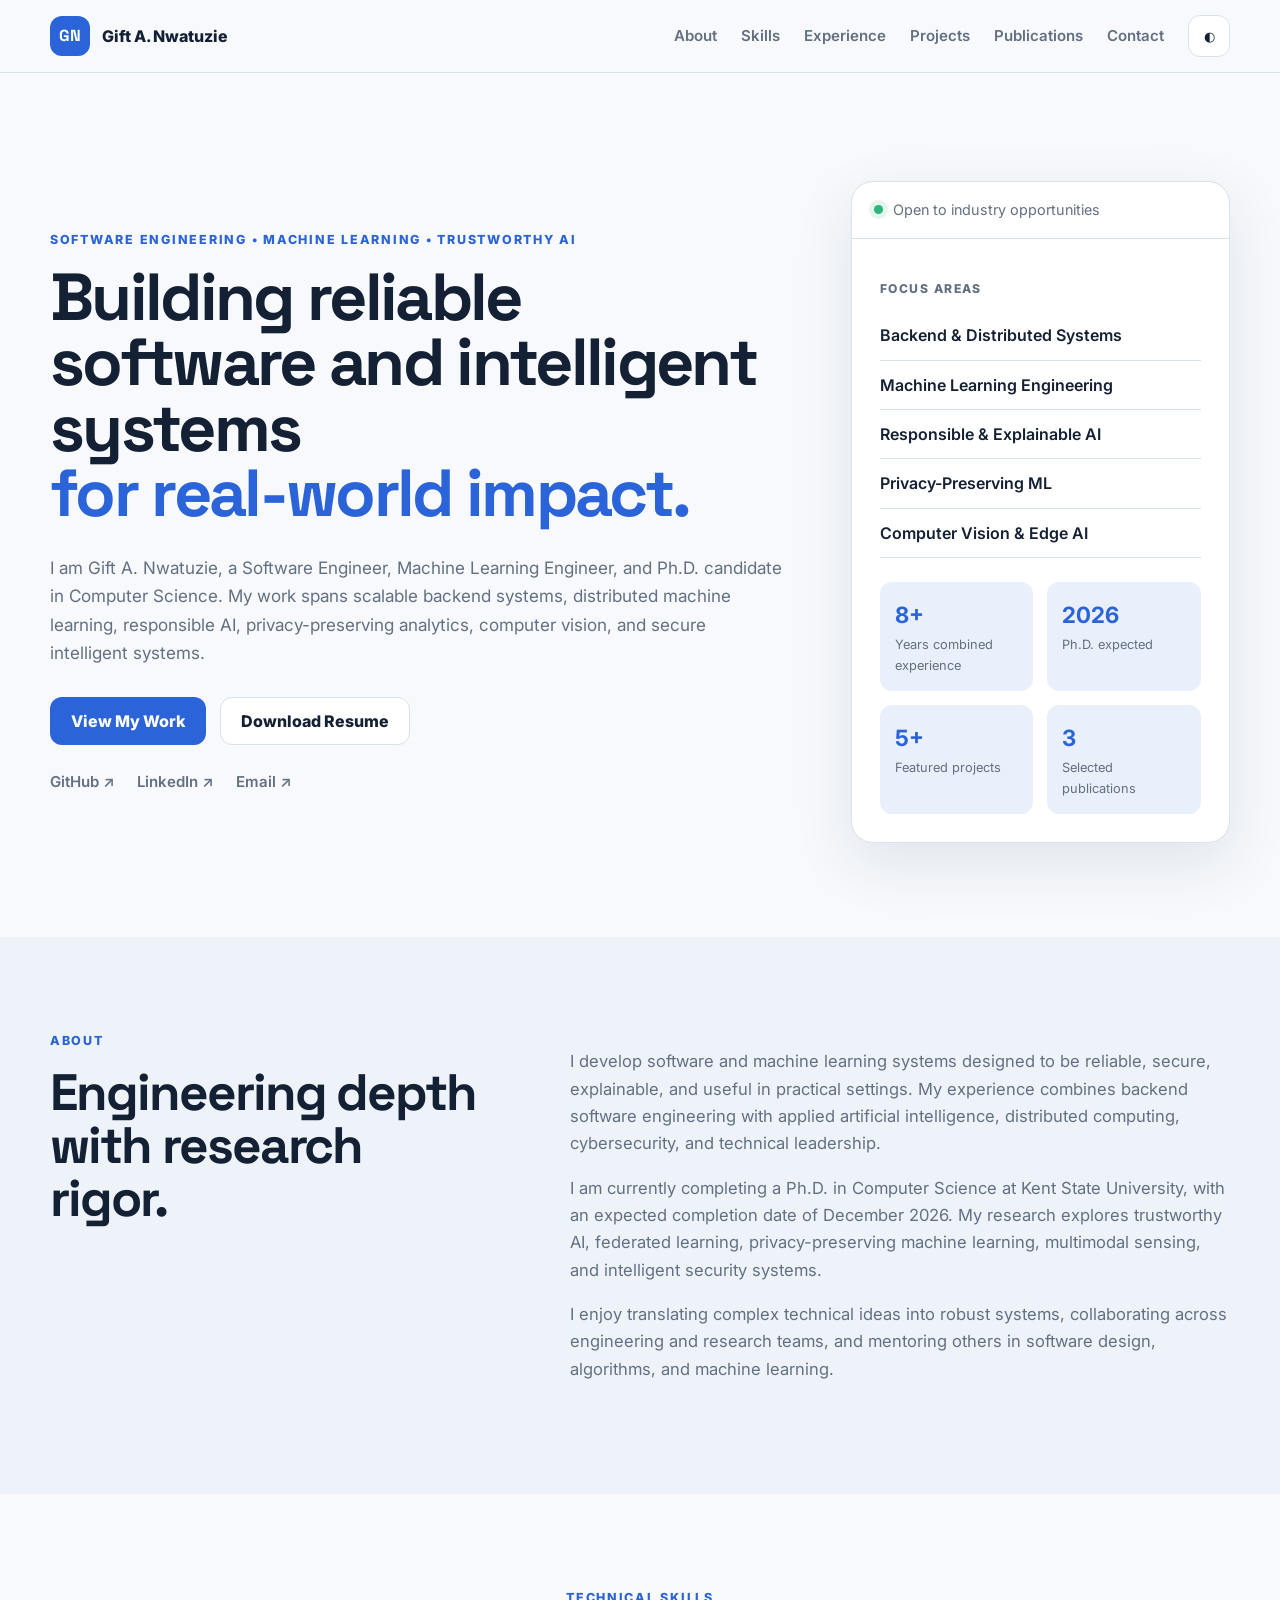
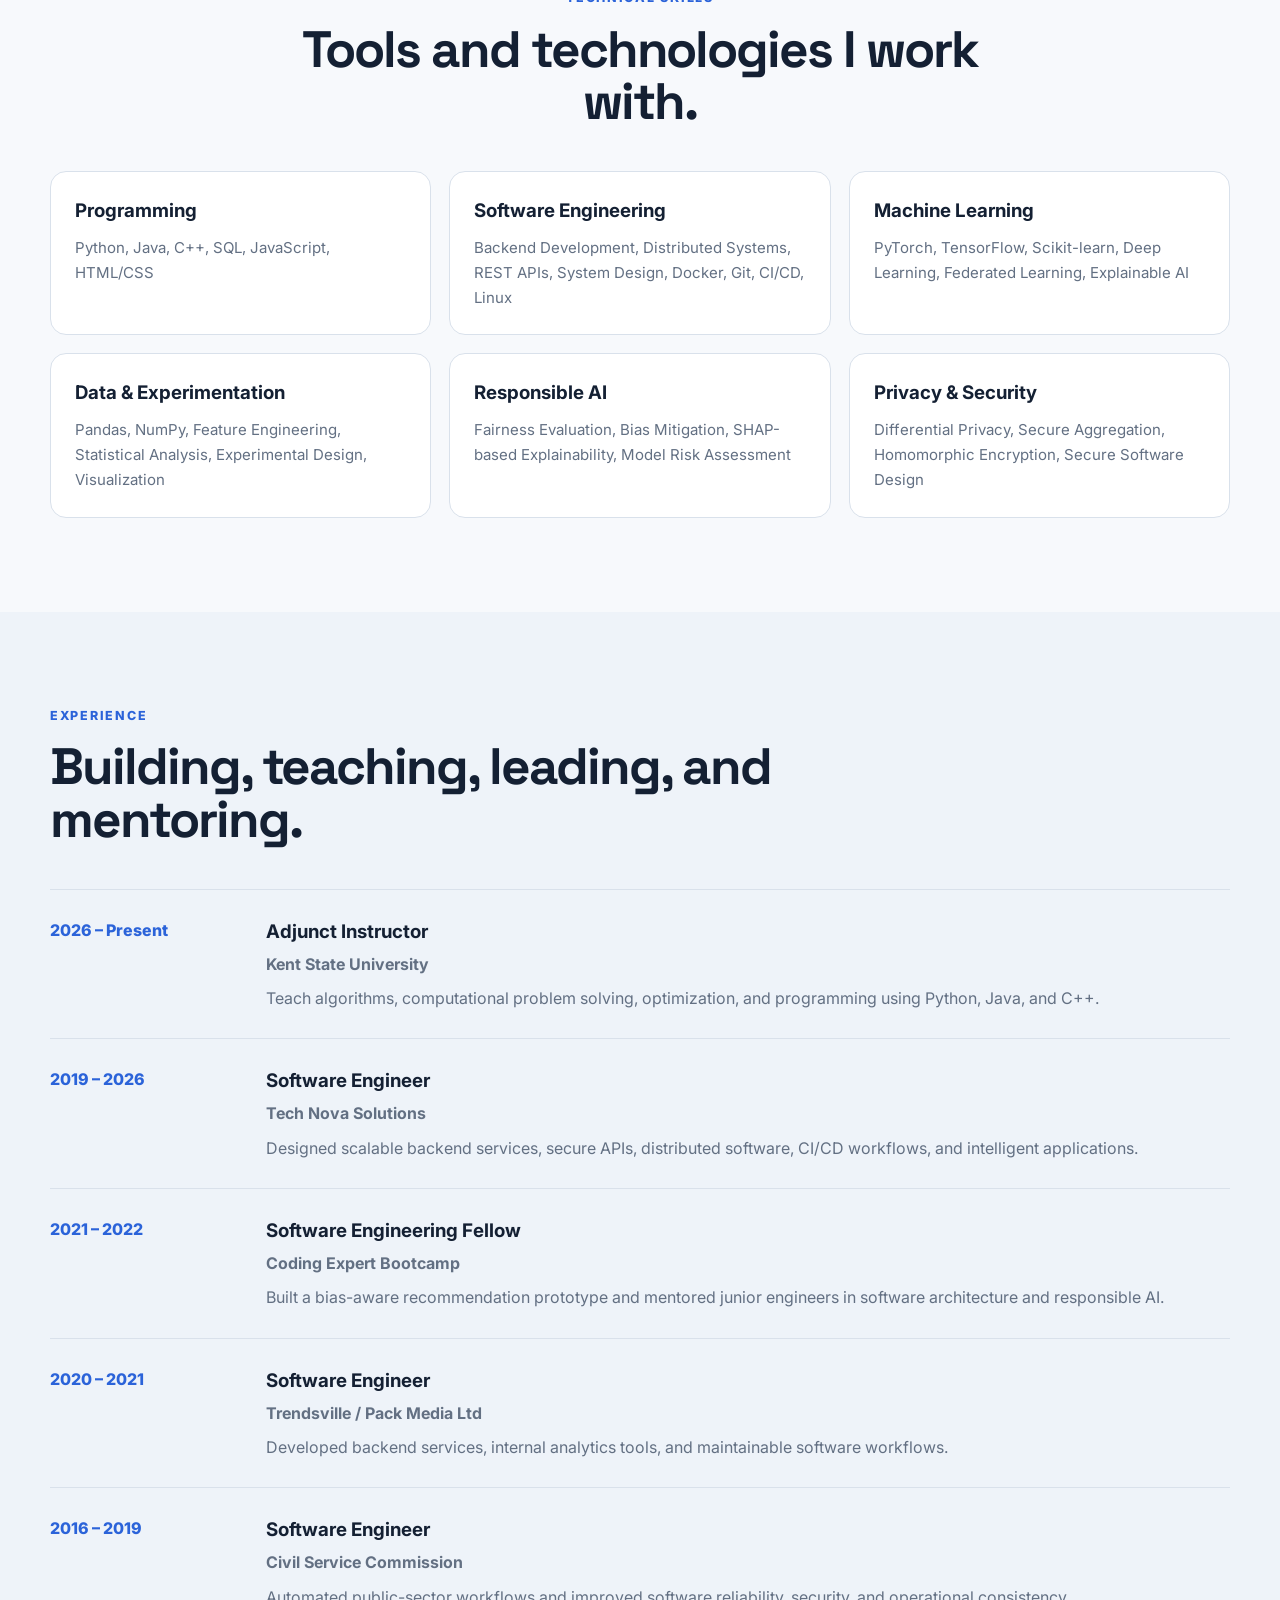
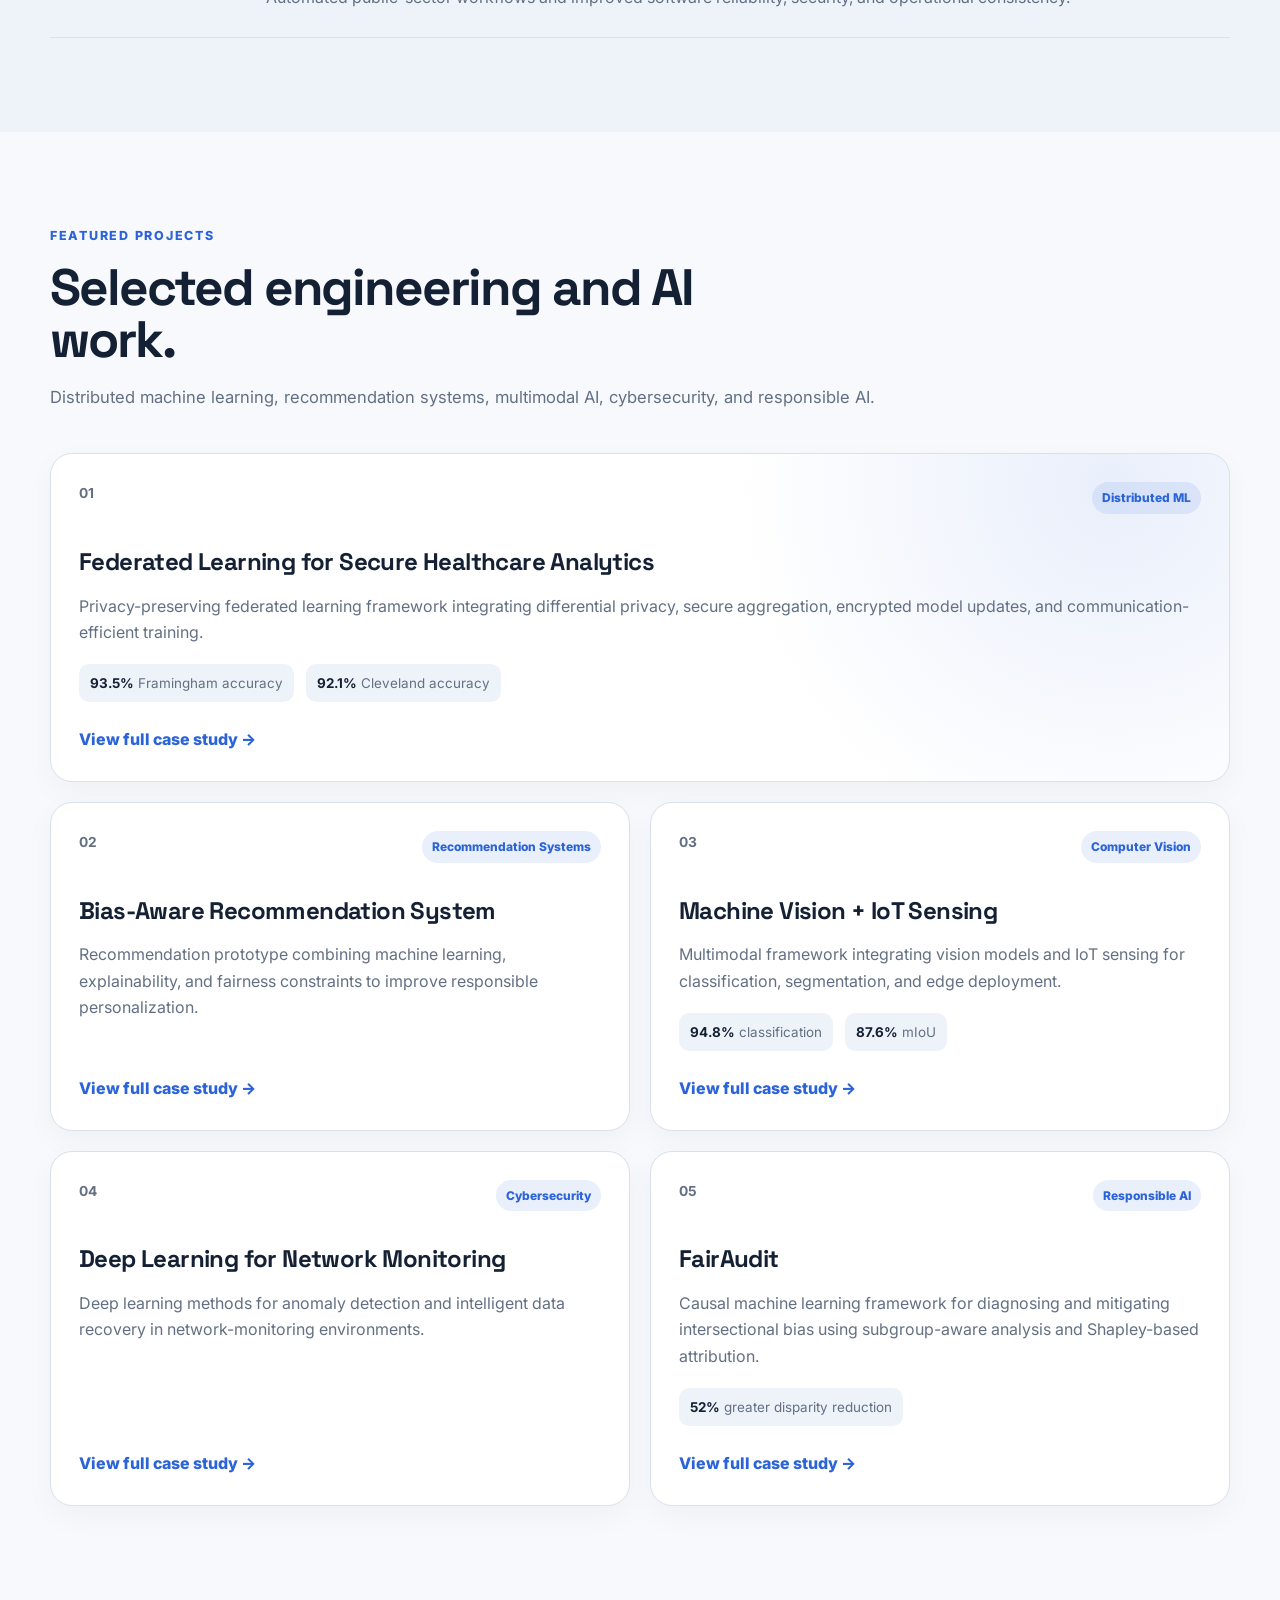
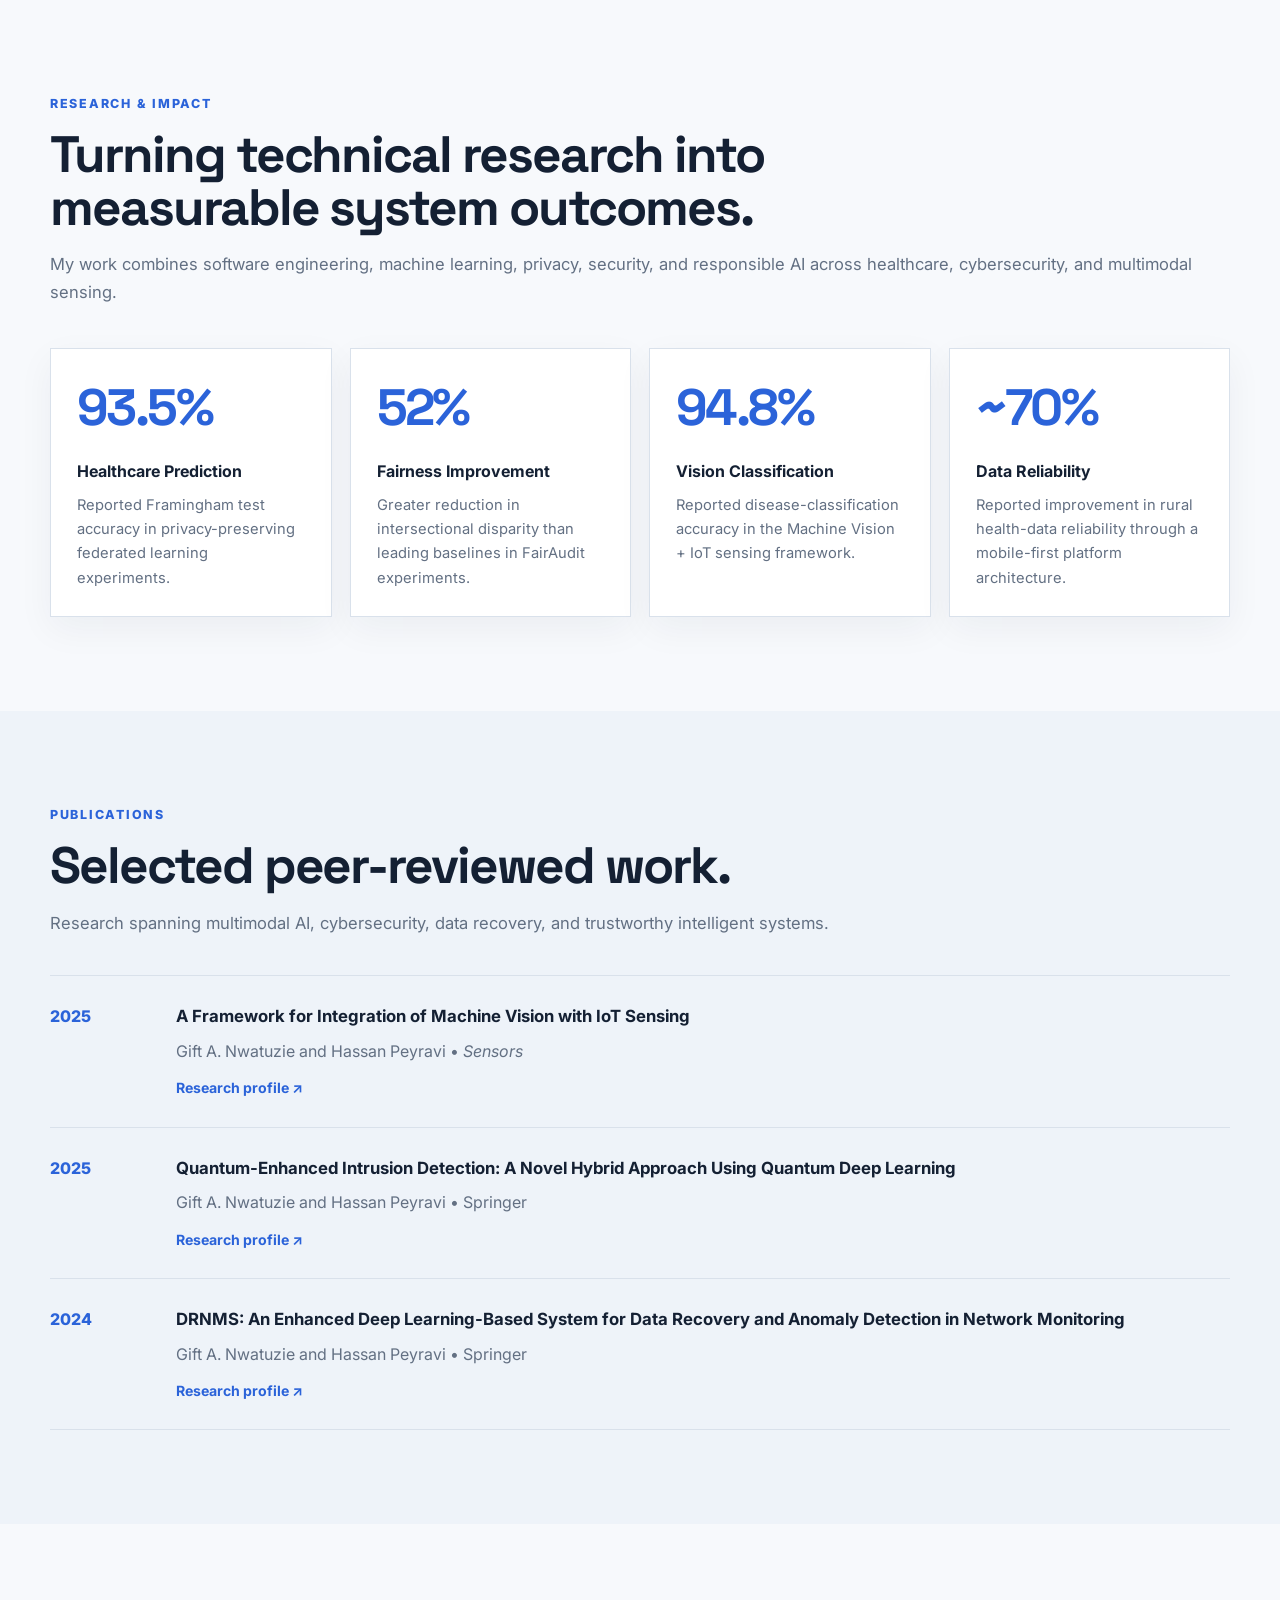
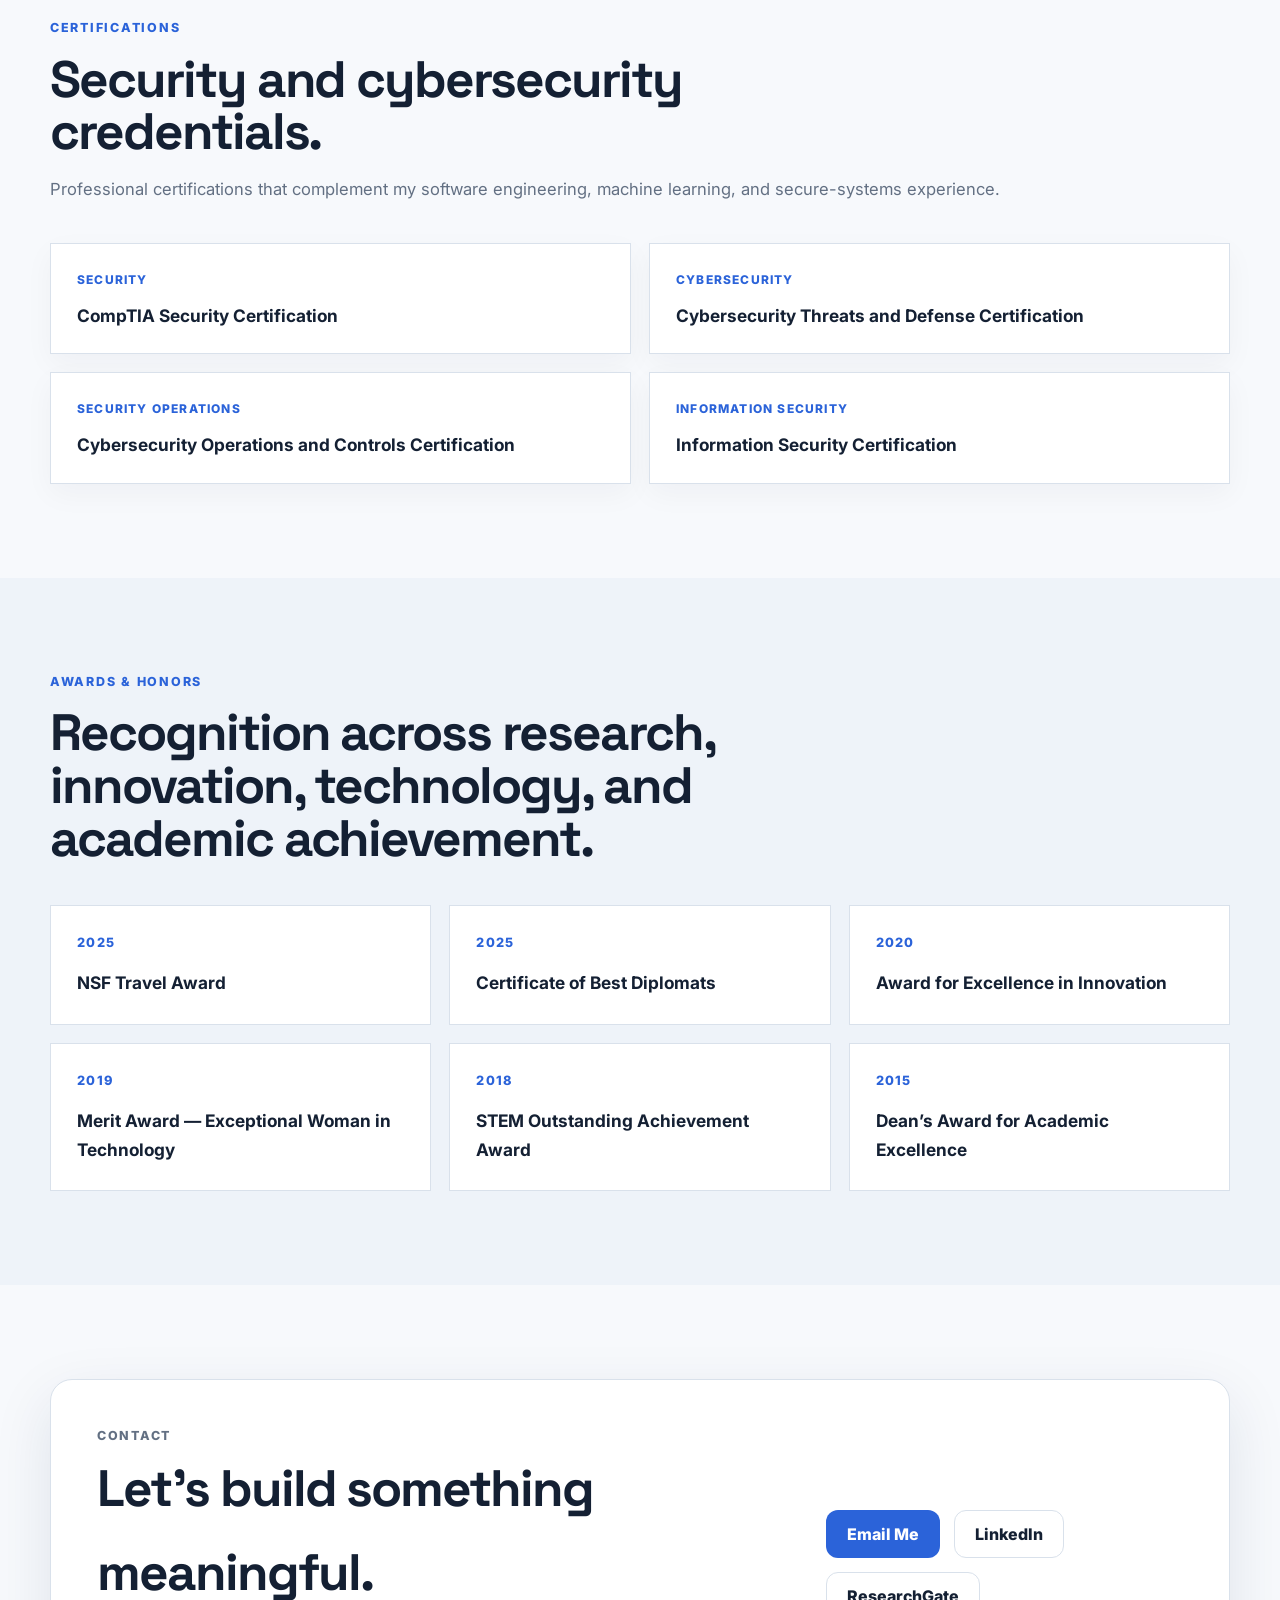
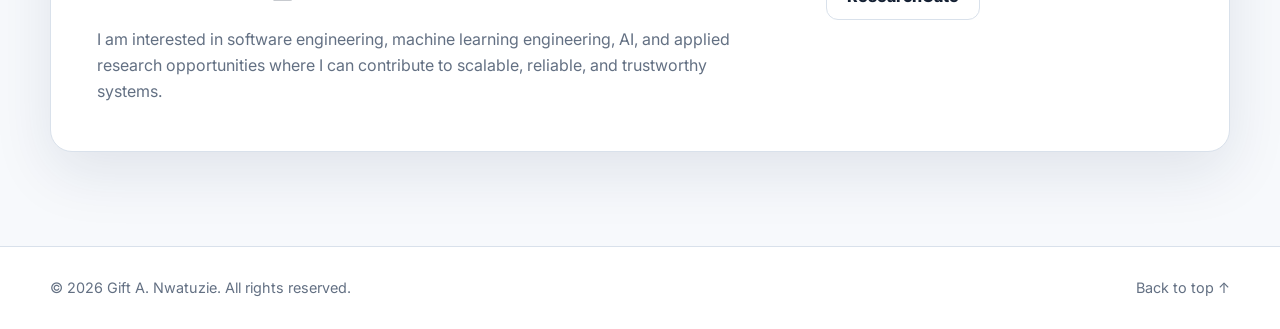
<file: index.html>
<!DOCTYPE html>
<html lang="en">
<head>
  <meta charset="UTF-8">
  <meta name="viewport" content="width=device-width, initial-scale=1.0">
  <meta name="description" content="Professional portfolio of Gift A. Nwatuzie — Software Engineer, Machine Learning Engineer, and AI Researcher.">
  <title>Gift A. Nwatuzie | Software Engineer & Machine Learning Engineer</title>
  <link rel="preconnect" href="https://fonts.googleapis.com">
  <link rel="preconnect" href="https://fonts.gstatic.com" crossorigin>
  <link href="https://fonts.googleapis.com/css2?family=Inter:wght@400;500;600;700;800&family=Space+Grotesk:wght@500;600;700&display=swap" rel="stylesheet">
  <link rel="stylesheet" href="css/style.css">
</head>
<body>
<header class="site-header">
  <div class="container nav-wrap">
    <a class="brand" href="#home"><span class="brand-mark">GN</span><span>Gift A. Nwatuzie</span></a>
    <button class="menu-toggle" id="menuToggle" aria-label="Open navigation"><span></span><span></span><span></span></button>
    <nav class="nav-links" id="navLinks">
      <a href="#about">About</a><a href="#skills">Skills</a><a href="#experience">Experience</a>
      <a href="#projects">Projects</a><a href="#publications">Publications</a><a href="#contact">Contact</a>
    </nav>
    <button class="theme-toggle" id="themeToggle" aria-label="Toggle dark mode">◐</button>
  </div>
</header>

<main>
<section class="hero section" id="home">
  <div class="container hero-grid">
    <div class="hero-copy reveal">
      <p class="eyebrow">SOFTWARE ENGINEERING • MACHINE LEARNING • TRUSTWORTHY AI</p>
      <h1>Building reliable software and intelligent systems <span>for real-world impact.</span></h1>
      <p class="hero-text">I am Gift A. Nwatuzie, a Software Engineer, Machine Learning Engineer, and Ph.D. candidate in Computer Science. My work spans scalable backend systems, distributed machine learning, responsible AI, privacy-preserving analytics, computer vision, and secure intelligent systems.</p>
      <div class="hero-actions">
        <a class="btn btn-primary" href="#projects">View My Work</a>
        <a class="btn btn-secondary" href="assets/resume/Gift_Nwatuzie_Resume.pdf" target="_blank">Download Resume</a>
      </div>
      <div class="hero-links">
        <a href="https://github.com/giftest" target="_blank">GitHub ↗</a>
        <a href="https://www.linkedin.com/in/gift-nwatuzie-08696579/" target="_blank">LinkedIn ↗</a>
        <a href="mailto:gnwatuzi@kent.edu">Email ↗</a>
      </div>
    </div>

    <aside class="hero-card reveal">
      <div class="status-row"><span class="status-dot"></span><span>Open to industry opportunities</span></div>
      <div class="hero-card-content">
        <p class="mini-label">FOCUS AREAS</p>
        <ul class="focus-list">
          <li>Backend & Distributed Systems</li><li>Machine Learning Engineering</li>
          <li>Responsible & Explainable AI</li><li>Privacy-Preserving ML</li><li>Computer Vision & Edge AI</li>
        </ul>
        <div class="hero-stat-grid">
          <div><strong>8+</strong><span>Years combined experience</span></div>
          <div><strong>2026</strong><span>Ph.D. expected</span></div>
          <div><strong>5+</strong><span>Featured projects</span></div>
          <div><strong>3</strong><span>Selected publications</span></div>
        </div>
      </div>
    </aside>
  </div>
</section>

<section class="section section-muted" id="about">
  <div class="container two-column">
    <div class="section-heading reveal"><p class="eyebrow">ABOUT</p><h2>Engineering depth with research rigor.</h2></div>
    <div class="about-copy reveal">
      <p>I develop software and machine learning systems designed to be reliable, secure, explainable, and useful in practical settings. My experience combines backend software engineering with applied artificial intelligence, distributed computing, cybersecurity, and technical leadership.</p>
      <p>I am currently completing a Ph.D. in Computer Science at Kent State University, with an expected completion date of December 2026. My research explores trustworthy AI, federated learning, privacy-preserving machine learning, multimodal sensing, and intelligent security systems.</p>
      <p>I enjoy translating complex technical ideas into robust systems, collaborating across engineering and research teams, and mentoring others in software design, algorithms, and machine learning.</p>
    </div>
  </div>
</section>

<section class="section" id="skills">
  <div class="container">
    <div class="section-heading centered reveal"><p class="eyebrow">TECHNICAL SKILLS</p><h2>Tools and technologies I work with.</h2></div>
    <div class="skills-grid">
      <article class="skill-card reveal"><h3>Programming</h3><p>Python, Java, C++, SQL, JavaScript, HTML/CSS</p></article>
      <article class="skill-card reveal"><h3>Software Engineering</h3><p>Backend Development, Distributed Systems, REST APIs, System Design, Docker, Git, CI/CD, Linux</p></article>
      <article class="skill-card reveal"><h3>Machine Learning</h3><p>PyTorch, TensorFlow, Scikit-learn, Deep Learning, Federated Learning, Explainable AI</p></article>
      <article class="skill-card reveal"><h3>Data & Experimentation</h3><p>Pandas, NumPy, Feature Engineering, Statistical Analysis, Experimental Design, Visualization</p></article>
      <article class="skill-card reveal"><h3>Responsible AI</h3><p>Fairness Evaluation, Bias Mitigation, SHAP-based Explainability, Model Risk Assessment</p></article>
      <article class="skill-card reveal"><h3>Privacy & Security</h3><p>Differential Privacy, Secure Aggregation, Homomorphic Encryption, Secure Software Design</p></article>
    </div>
  </div>
</section>

<section class="section section-muted" id="experience">
  <div class="container">
    <div class="section-heading reveal"><p class="eyebrow">EXPERIENCE</p><h2>Building, teaching, leading, and mentoring.</h2></div>
    <div class="timeline">
      <article class="timeline-item reveal"><div class="timeline-date">2026 – Present</div><div><h3>Adjunct Instructor</h3><p class="timeline-org">Kent State University</p><p>Teach algorithms, computational problem solving, optimization, and programming using Python, Java, and C++.</p></div></article>
      <article class="timeline-item reveal"><div class="timeline-date">2019 – 2026</div><div><h3>Software Engineer</h3><p class="timeline-org">Tech Nova Solutions</p><p>Designed scalable backend services, secure APIs, distributed software, CI/CD workflows, and intelligent applications.</p></div></article>
      <article class="timeline-item reveal"><div class="timeline-date">2021 – 2022</div><div><h3>Software Engineering Fellow</h3><p class="timeline-org">Coding Expert Bootcamp</p><p>Built a bias-aware recommendation prototype and mentored junior engineers in software architecture and responsible AI.</p></div></article>
      <article class="timeline-item reveal"><div class="timeline-date">2020 – 2021</div><div><h3>Software Engineer</h3><p class="timeline-org">Trendsville / Pack Media Ltd</p><p>Developed backend services, internal analytics tools, and maintainable software workflows.</p></div></article>
      <article class="timeline-item reveal"><div class="timeline-date">2016 – 2019</div><div><h3>Software Engineer</h3><p class="timeline-org">Civil Service Commission</p><p>Automated public-sector workflows and improved software reliability, security, and operational consistency.</p></div></article>
    </div>
  </div>
</section>

<section class="section" id="projects">
  <div class="container">
    <div class="section-heading reveal"><p class="eyebrow">FEATURED PROJECTS</p><h2>Selected engineering and AI work.</h2><p class="section-subtext">Distributed machine learning, recommendation systems, multimodal AI, cybersecurity, and responsible AI.</p></div>
    <div class="projects-grid">
      <article class="project-card project-featured reveal"><div class="project-topline"><span>01</span><span class="project-tag">Distributed ML</span></div><h3>Federated Learning for Secure Healthcare Analytics</h3><p>Privacy-preserving federated learning framework integrating differential privacy, secure aggregation, encrypted model updates, and communication-efficient training.</p><div class="metric-row"><span><strong>93.5%</strong> Framingham accuracy</span><span><strong>92.1%</strong> Cleveland accuracy</span></div><a class="text-link" href="projects/federated-learning.html">View full case study →</a></article>
      <article class="project-card reveal"><div class="project-topline"><span>02</span><span class="project-tag">Recommendation Systems</span></div><h3>Bias-Aware Recommendation System</h3><p>Recommendation prototype combining machine learning, explainability, and fairness constraints to improve responsible personalization.</p><a class="text-link" href="projects/recommendation-system.html">View full case study →</a></article>
      <article class="project-card reveal"><div class="project-topline"><span>03</span><span class="project-tag">Computer Vision</span></div><h3>Machine Vision + IoT Sensing</h3><p>Multimodal framework integrating vision models and IoT sensing for classification, segmentation, and edge deployment.</p><div class="metric-row"><span><strong>94.8%</strong> classification</span><span><strong>87.6%</strong> mIoU</span></div><a class="text-link" href="projects/machine-vision-iot.html">View full case study →</a></article>
      <article class="project-card reveal"><div class="project-topline"><span>04</span><span class="project-tag">Cybersecurity</span></div><h3>Deep Learning for Network Monitoring</h3><p>Deep learning methods for anomaly detection and intelligent data recovery in network-monitoring environments.</p><a class="text-link" href="projects/network-monitoring.html">View full case study →</a></article>
      <article class="project-card reveal"><div class="project-topline"><span>05</span><span class="project-tag">Responsible AI</span></div><h3>FairAudit</h3><p>Causal machine learning framework for diagnosing and mitigating intersectional bias using subgroup-aware analysis and Shapley-based attribution.</p><div class="metric-row"><span><strong>52%</strong> greater disparity reduction</span></div><a class="text-link" href="projects/fairaudit.html">View full case study →</a></article>
    </div>
  </div>
</section>


<section class="section impact-section" id="impact">
  <div class="container">
    <div class="section-heading reveal">
      <p class="eyebrow">RESEARCH & IMPACT</p>
      <h2>Turning technical research into measurable system outcomes.</h2>
      <p class="section-subtext">
        My work combines software engineering, machine learning, privacy, security,
        and responsible AI across healthcare, cybersecurity, and multimodal sensing.
      </p>
    </div>

    <div class="impact-grid">
      <article class="impact-card reveal">
        <span class="impact-number">93.5%</span>
        <h3>Healthcare Prediction</h3>
        <p>Reported Framingham test accuracy in privacy-preserving federated learning experiments.</p>
      </article>

      <article class="impact-card reveal">
        <span class="impact-number">52%</span>
        <h3>Fairness Improvement</h3>
        <p>Greater reduction in intersectional disparity than leading baselines in FairAudit experiments.</p>
      </article>

      <article class="impact-card reveal">
        <span class="impact-number">94.8%</span>
        <h3>Vision Classification</h3>
        <p>Reported disease-classification accuracy in the Machine Vision + IoT sensing framework.</p>
      </article>

      <article class="impact-card reveal">
        <span class="impact-number">~70%</span>
        <h3>Data Reliability</h3>
        <p>Reported improvement in rural health-data reliability through a mobile-first platform architecture.</p>
      </article>
    </div>
  </div>
</section>


<section class="section section-muted" id="publications">
  <div class="container">
    <div class="section-heading reveal">
      <p class="eyebrow">PUBLICATIONS</p>
      <h2>Selected peer-reviewed work.</h2>
      <p class="section-subtext">
        Research spanning multimodal AI, cybersecurity, data recovery, and trustworthy intelligent systems.
      </p>
    </div>

    <div class="publication-list">
      <article class="publication-item reveal">
        <span class="pub-year">2025</span>
        <div>
          <h3>A Framework for Integration of Machine Vision with IoT Sensing</h3>
          <p>Gift A. Nwatuzie and Hassan Peyravi • <em>Sensors</em></p>
          <div class="pub-links">
            <a href="https://www.researchgate.net/profile/Gift-Nwatuzie" target="_blank" rel="noopener">Research profile ↗</a>
          </div>
        </div>
      </article>

      <article class="publication-item reveal">
        <span class="pub-year">2025</span>
        <div>
          <h3>Quantum-Enhanced Intrusion Detection: A Novel Hybrid Approach Using Quantum Deep Learning</h3>
          <p>Gift A. Nwatuzie and Hassan Peyravi • Springer</p>
          <div class="pub-links">
            <a href="https://www.researchgate.net/profile/Gift-Nwatuzie" target="_blank" rel="noopener">Research profile ↗</a>
          </div>
        </div>
      </article>

      <article class="publication-item reveal">
        <span class="pub-year">2024</span>
        <div>
          <h3>DRNMS: An Enhanced Deep Learning-Based System for Data Recovery and Anomaly Detection in Network Monitoring</h3>
          <p>Gift A. Nwatuzie and Hassan Peyravi • Springer</p>
          <div class="pub-links">
            <a href="https://www.researchgate.net/profile/Gift-Nwatuzie" target="_blank" rel="noopener">Research profile ↗</a>
          </div>
        </div>
      </article>
    </div>
  </div>
</section>



<section class="section" id="certifications">
  <div class="container">
    <div class="section-heading reveal">
      <p class="eyebrow">CERTIFICATIONS</p>
      <h2>Security and cybersecurity credentials.</h2>
      <p class="section-subtext">
        Professional certifications that complement my software engineering,
        machine learning, and secure-systems experience.
      </p>
    </div>

    <div class="credentials-grid">
      <article class="credential-card reveal">
        <span class="credential-type">SECURITY</span>
        <h3>CompTIA Security Certification</h3>
      </article>

      <article class="credential-card reveal">
        <span class="credential-type">CYBERSECURITY</span>
        <h3>Cybersecurity Threats and Defense Certification</h3>
      </article>

      <article class="credential-card reveal">
        <span class="credential-type">SECURITY OPERATIONS</span>
        <h3>Cybersecurity Operations and Controls Certification</h3>
      </article>

      <article class="credential-card reveal">
        <span class="credential-type">INFORMATION SECURITY</span>
        <h3>Information Security Certification</h3>
      </article>
    </div>
  </div>
</section>

<section class="section section-muted" id="recognition">
  <div class="container">
    <div class="section-heading reveal">
      <p class="eyebrow">AWARDS & HONORS</p>
      <h2>Recognition across research, innovation, technology, and academic achievement.</h2>
    </div>

    <div class="awards-grid awards-grid-six">
      <article class="award-card reveal">
        <span>2025</span>
        <h3>NSF Travel Award</h3>
      </article>

      <article class="award-card reveal">
        <span>2025</span>
        <h3>Certificate of Best Diplomats</h3>
      </article>

      <article class="award-card reveal">
        <span>2020</span>
        <h3>Award for Excellence in Innovation</h3>
      </article>

      <article class="award-card reveal">
        <span>2019</span>
        <h3>Merit Award — Exceptional Woman in Technology</h3>
      </article>

      <article class="award-card reveal">
        <span>2018</span>
        <h3>STEM Outstanding Achievement Award</h3>
      </article>

      <article class="award-card reveal">
        <span>2015</span>
        <h3>Dean’s Award for Academic Excellence</h3>
      </article>
    </div>
  </div>
</section>

<section class="section" id="contact">
  <div class="container contact-card reveal">
    <div><p class="eyebrow">CONTACT</p><h2>Let’s build something meaningful.</h2><p>I am interested in software engineering, machine learning engineering, AI, and applied research opportunities where I can contribute to scalable, reliable, and trustworthy systems.</p></div>
    <div class="contact-actions"><a class="btn btn-primary" href="mailto:gnwatuzi@kent.edu">Email Me</a><a class="btn btn-secondary" href="https://www.linkedin.com/in/gift-nwatuzie-08696579/" target="_blank" rel="noopener">LinkedIn</a><a class="btn btn-secondary" href="https://www.researchgate.net/profile/Gift-Nwatuzie" target="_blank" rel="noopener">ResearchGate</a></div>
  </div>
</section>
</main>

<footer class="site-footer"><div class="container footer-wrap"><p>© <span id="year"></span> Gift A. Nwatuzie. All rights reserved.</p><a href="#home">Back to top ↑</a></div></footer>
<script src="js/main.js"></script>
</body>
</html>
</file>
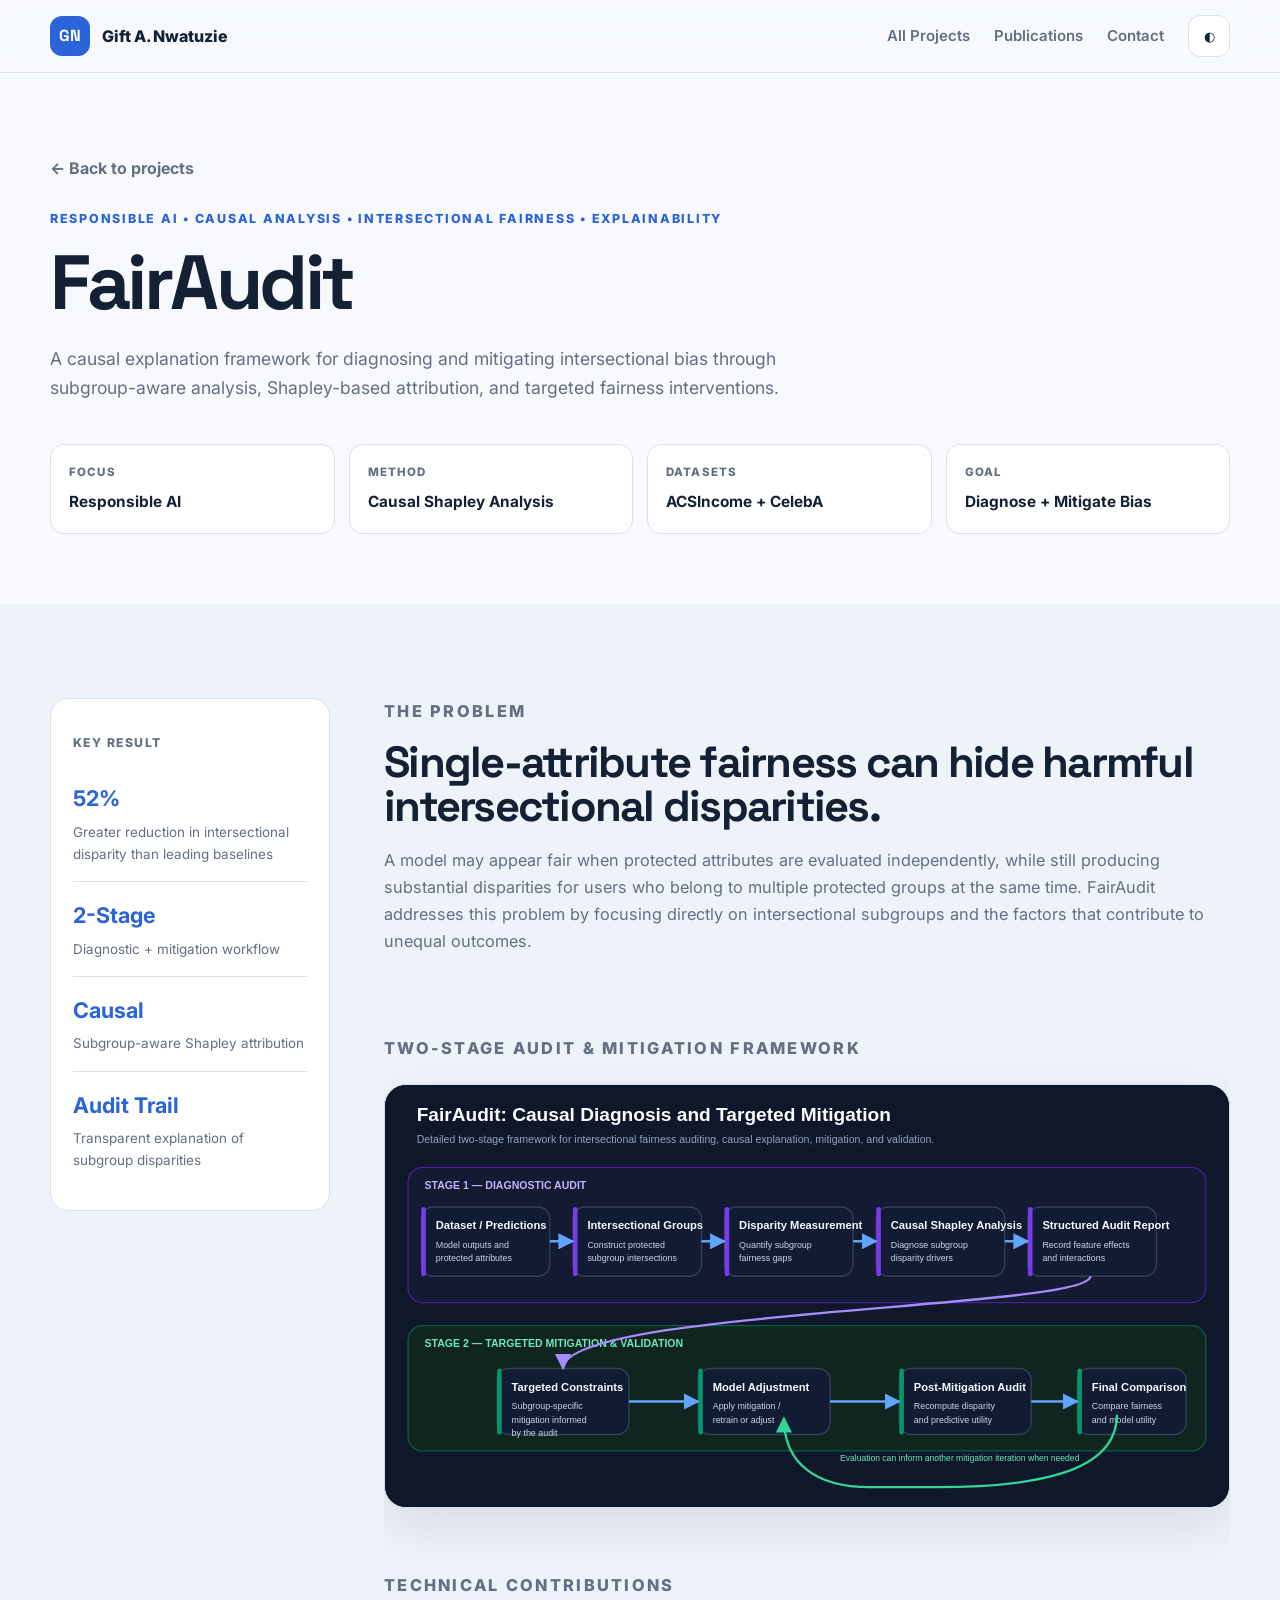
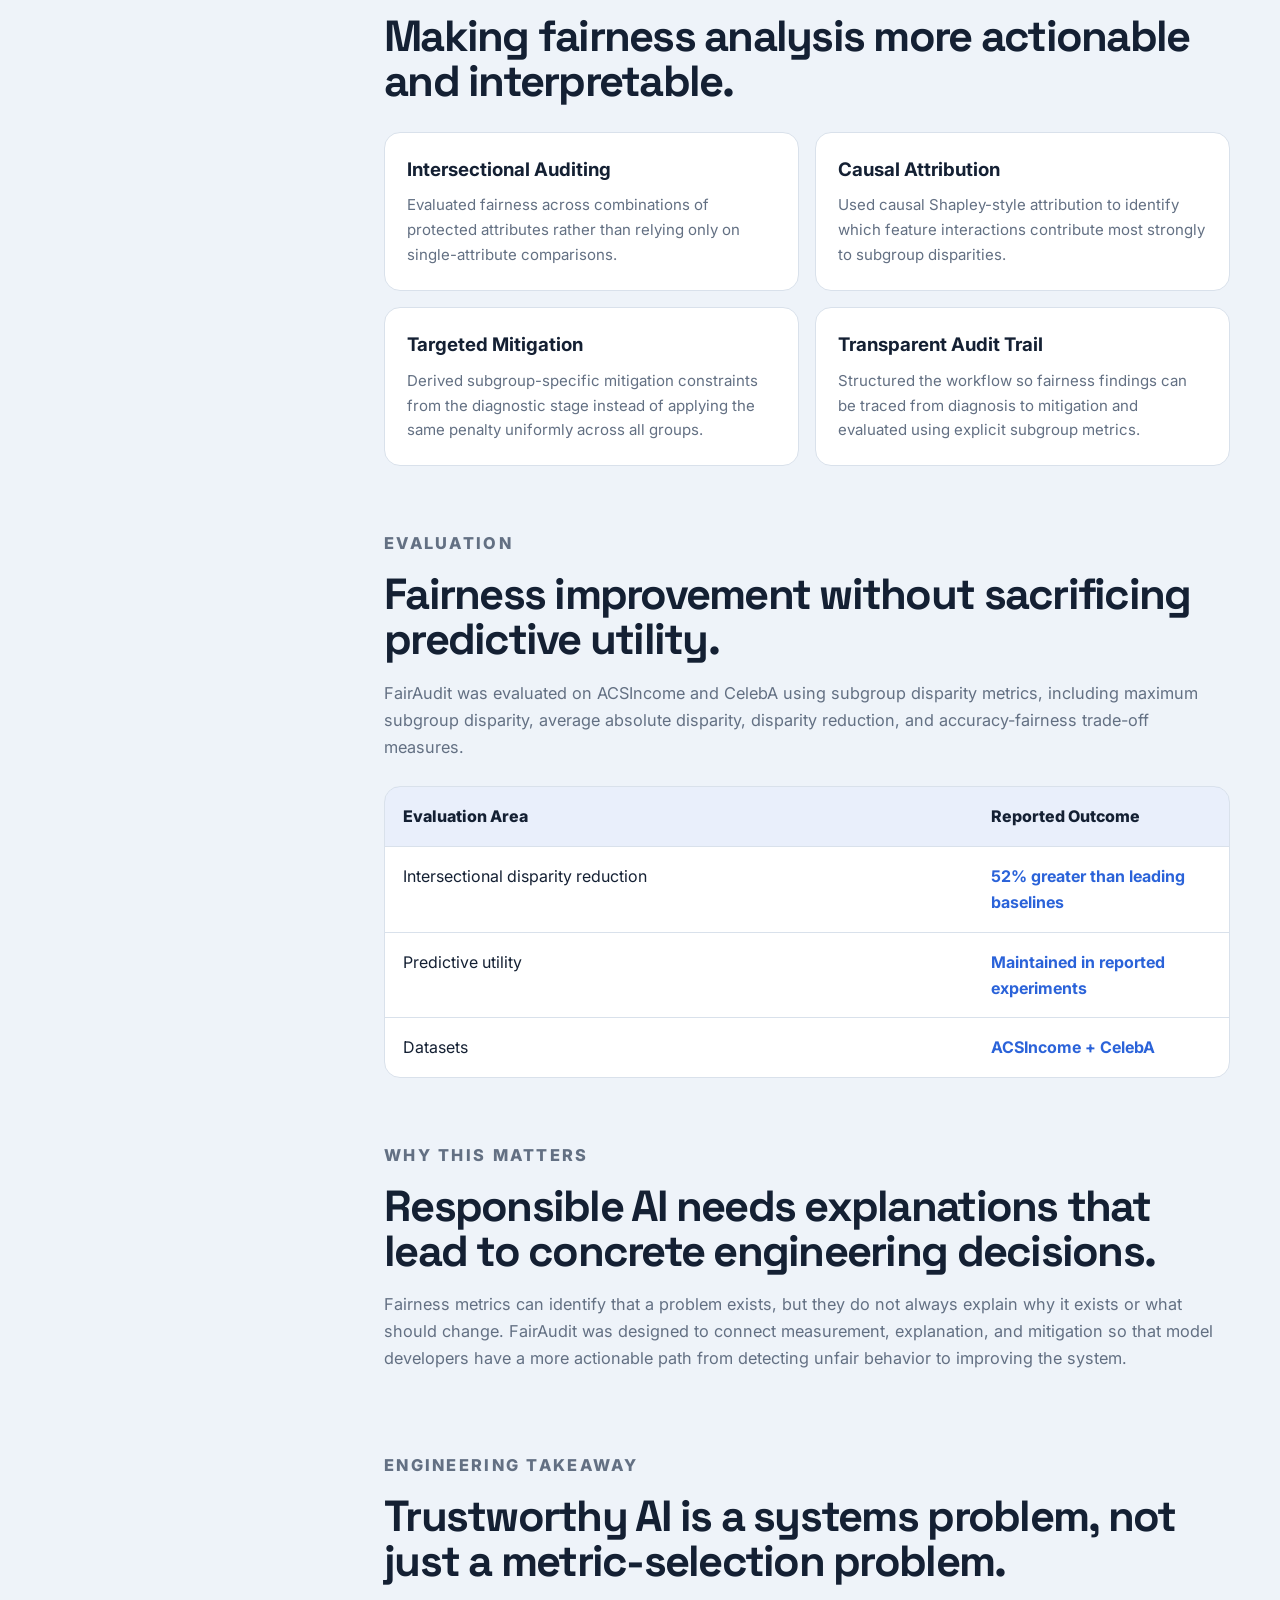
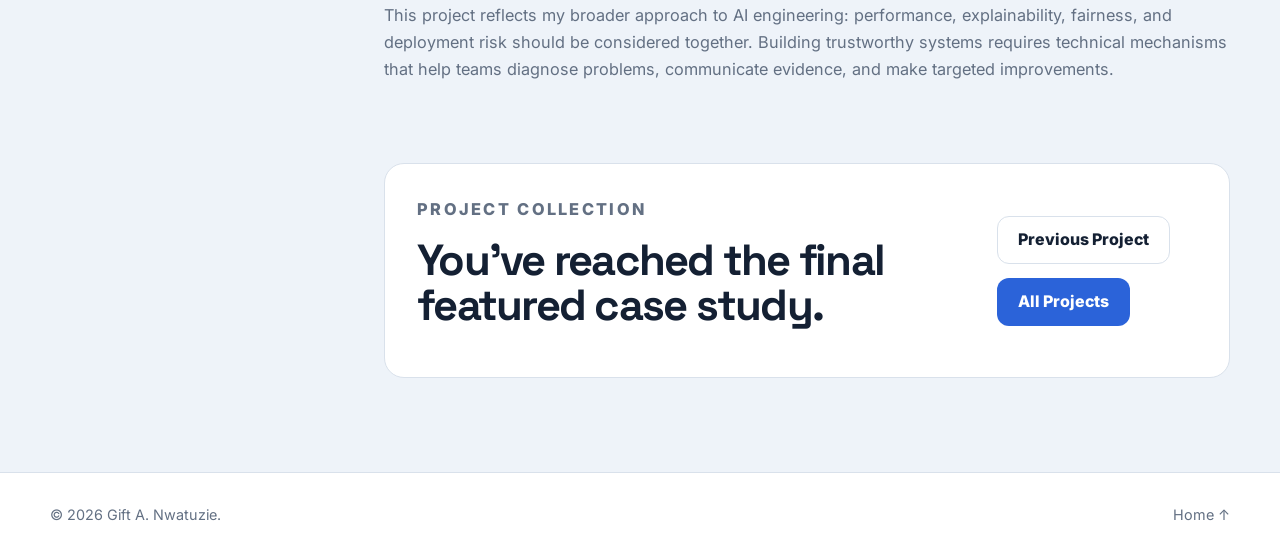
<file: projects/fairaudit.html>
<!DOCTYPE html>
<html lang="en">
<head>
  <meta charset="UTF-8" />
  <meta name="viewport" content="width=device-width, initial-scale=1.0" />
  <meta name="description" content="FairAudit — causal explanation and mitigation framework for intersectional bias by Gift A. Nwatuzie." />
  <title>FairAudit | Gift A. Nwatuzie</title>

  <link rel="preconnect" href="https://fonts.googleapis.com">
  <link rel="preconnect" href="https://fonts.gstatic.com" crossorigin>
  <link href="https://fonts.googleapis.com/css2?family=Inter:wght@400;500;600;700;800&family=Space+Grotesk:wght@500;600;700&display=swap" rel="stylesheet">
  <link rel="stylesheet" href="../css/style.css" />
</head>
<body>

<header class="site-header">
  <div class="container nav-wrap">
    <a class="brand" href="../index.html">
      <span class="brand-mark">GN</span>
      <span class="brand-text">Gift A. Nwatuzie</span>
    </a>

    <nav class="nav-links project-nav">
      <a href="../index.html#projects">All Projects</a>
      <a href="../index.html#publications">Publications</a>
      <a href="../index.html#contact">Contact</a>
    </nav>

    <button class="theme-toggle" id="themeToggle" aria-label="Toggle dark mode">◐</button>
  </div>
</header>

<main>

<section class="project-hero section">
  <div class="container">
    <a class="back-link" href="../index.html#projects">← Back to projects</a>

    <p class="eyebrow">RESPONSIBLE AI • CAUSAL ANALYSIS • INTERSECTIONAL FAIRNESS • EXPLAINABILITY</p>

    <h1>FairAudit</h1>

    <p class="project-lead">
      A causal explanation framework for diagnosing and mitigating intersectional bias
      through subgroup-aware analysis, Shapley-based attribution, and targeted fairness interventions.
    </p>

    <div class="project-summary-grid">
      <div><span>FOCUS</span><strong>Responsible AI</strong></div>
      <div><span>METHOD</span><strong>Causal Shapley Analysis</strong></div>
      <div><span>DATASETS</span><strong>ACSIncome + CelebA</strong></div>
      <div><span>GOAL</span><strong>Diagnose + Mitigate Bias</strong></div>
    </div>
  </div>
</section>

<section class="section section-muted">
  <div class="container project-layout">

    <aside class="project-sidebar">
      <div class="sidebar-card">
        <p class="mini-label">KEY RESULT</p>

        <div class="result-block">
          <strong>52%</strong>
          <span>Greater reduction in intersectional disparity than leading baselines</span>
        </div>

        <div class="result-block">
          <strong>2-Stage</strong>
          <span>Diagnostic + mitigation workflow</span>
        </div>

        <div class="result-block">
          <strong>Causal</strong>
          <span>Subgroup-aware Shapley attribution</span>
        </div>

        <div class="result-block">
          <strong>Audit Trail</strong>
          <span>Transparent explanation of subgroup disparities</span>
        </div>
      </div>
    </aside>

    <div class="project-content">

      <section class="case-section">
        <p class="eyebrow">THE PROBLEM</p>
        <h2>Single-attribute fairness can hide harmful intersectional disparities.</h2>

        <p>
          A model may appear fair when protected attributes are evaluated independently,
          while still producing substantial disparities for users who belong to multiple
          protected groups at the same time. FairAudit addresses this problem by focusing
          directly on intersectional subgroups and the factors that contribute to unequal outcomes.
        </p>
      </section>

      
<section class="case-section diagram-section">
  <p class="eyebrow">TWO-STAGE AUDIT &amp; MITIGATION FRAMEWORK</p>
  <div class="project-diagram">
    <img src="../assets/images/diagrams/fairaudit-workflow.svg" alt="FairAudit: Diagnosis to Mitigation diagram">
  </div>
</section>

      <section class="case-section">
        <p class="eyebrow">TECHNICAL CONTRIBUTIONS</p>
        <h2>Making fairness analysis more actionable and interpretable.</h2>

        <div class="case-grid">
          <article class="case-card">
            <h3>Intersectional Auditing</h3>
            <p>
              Evaluated fairness across combinations of protected attributes rather than
              relying only on single-attribute comparisons.
            </p>
          </article>

          <article class="case-card">
            <h3>Causal Attribution</h3>
            <p>
              Used causal Shapley-style attribution to identify which feature interactions
              contribute most strongly to subgroup disparities.
            </p>
          </article>

          <article class="case-card">
            <h3>Targeted Mitigation</h3>
            <p>
              Derived subgroup-specific mitigation constraints from the diagnostic stage
              instead of applying the same penalty uniformly across all groups.
            </p>
          </article>

          <article class="case-card">
            <h3>Transparent Audit Trail</h3>
            <p>
              Structured the workflow so fairness findings can be traced from diagnosis
              to mitigation and evaluated using explicit subgroup metrics.
            </p>
          </article>
        </div>
      </section>

      <section class="case-section">
        <p class="eyebrow">EVALUATION</p>
        <h2>Fairness improvement without sacrificing predictive utility.</h2>

        <p>
          FairAudit was evaluated on ACSIncome and CelebA using subgroup disparity metrics,
          including maximum subgroup disparity, average absolute disparity, disparity reduction,
          and accuracy-fairness trade-off measures.
        </p>

        <div class="result-table">
          <div class="result-row result-head">
            <span>Evaluation Area</span>
            <span>Reported Outcome</span>
          </div>

          <div class="result-row">
            <span>Intersectional disparity reduction</span>
            <strong>52% greater than leading baselines</strong>
          </div>

          <div class="result-row">
            <span>Predictive utility</span>
            <strong>Maintained in reported experiments</strong>
          </div>

          <div class="result-row">
            <span>Datasets</span>
            <strong>ACSIncome + CelebA</strong>
          </div>
        </div>
      </section>

      <section class="case-section">
        <p class="eyebrow">WHY THIS MATTERS</p>
        <h2>Responsible AI needs explanations that lead to concrete engineering decisions.</h2>

        <p>
          Fairness metrics can identify that a problem exists, but they do not always explain
          why it exists or what should change. FairAudit was designed to connect measurement,
          explanation, and mitigation so that model developers have a more actionable path
          from detecting unfair behavior to improving the system.
        </p>
      </section>

      <section class="case-section">
        <p class="eyebrow">ENGINEERING TAKEAWAY</p>
        <h2>Trustworthy AI is a systems problem, not just a metric-selection problem.</h2>

        <p>
          This project reflects my broader approach to AI engineering: performance,
          explainability, fairness, and deployment risk should be considered together.
          Building trustworthy systems requires technical mechanisms that help teams
          diagnose problems, communicate evidence, and make targeted improvements.
        </p>
      </section>

      <section class="case-section project-cta">
        <div>
          <p class="eyebrow">PROJECT COLLECTION</p>
          <h2>You’ve reached the final featured case study.</h2>
        </div>

        <div class="contact-actions">
          <a class="btn btn-secondary" href="network-monitoring.html">Previous Project</a>
          <a class="btn btn-primary" href="../index.html#projects">All Projects</a>
        </div>
      </section>

    </div>
  </div>
</section>

</main>

<footer class="site-footer">
  <div class="container footer-wrap">
    <p>© <span id="year"></span> Gift A. Nwatuzie.</p>
    <a href="../index.html">Home ↑</a>
  </div>
</footer>

<script src="../js/main.js"></script>
</body>
</html>
</file>
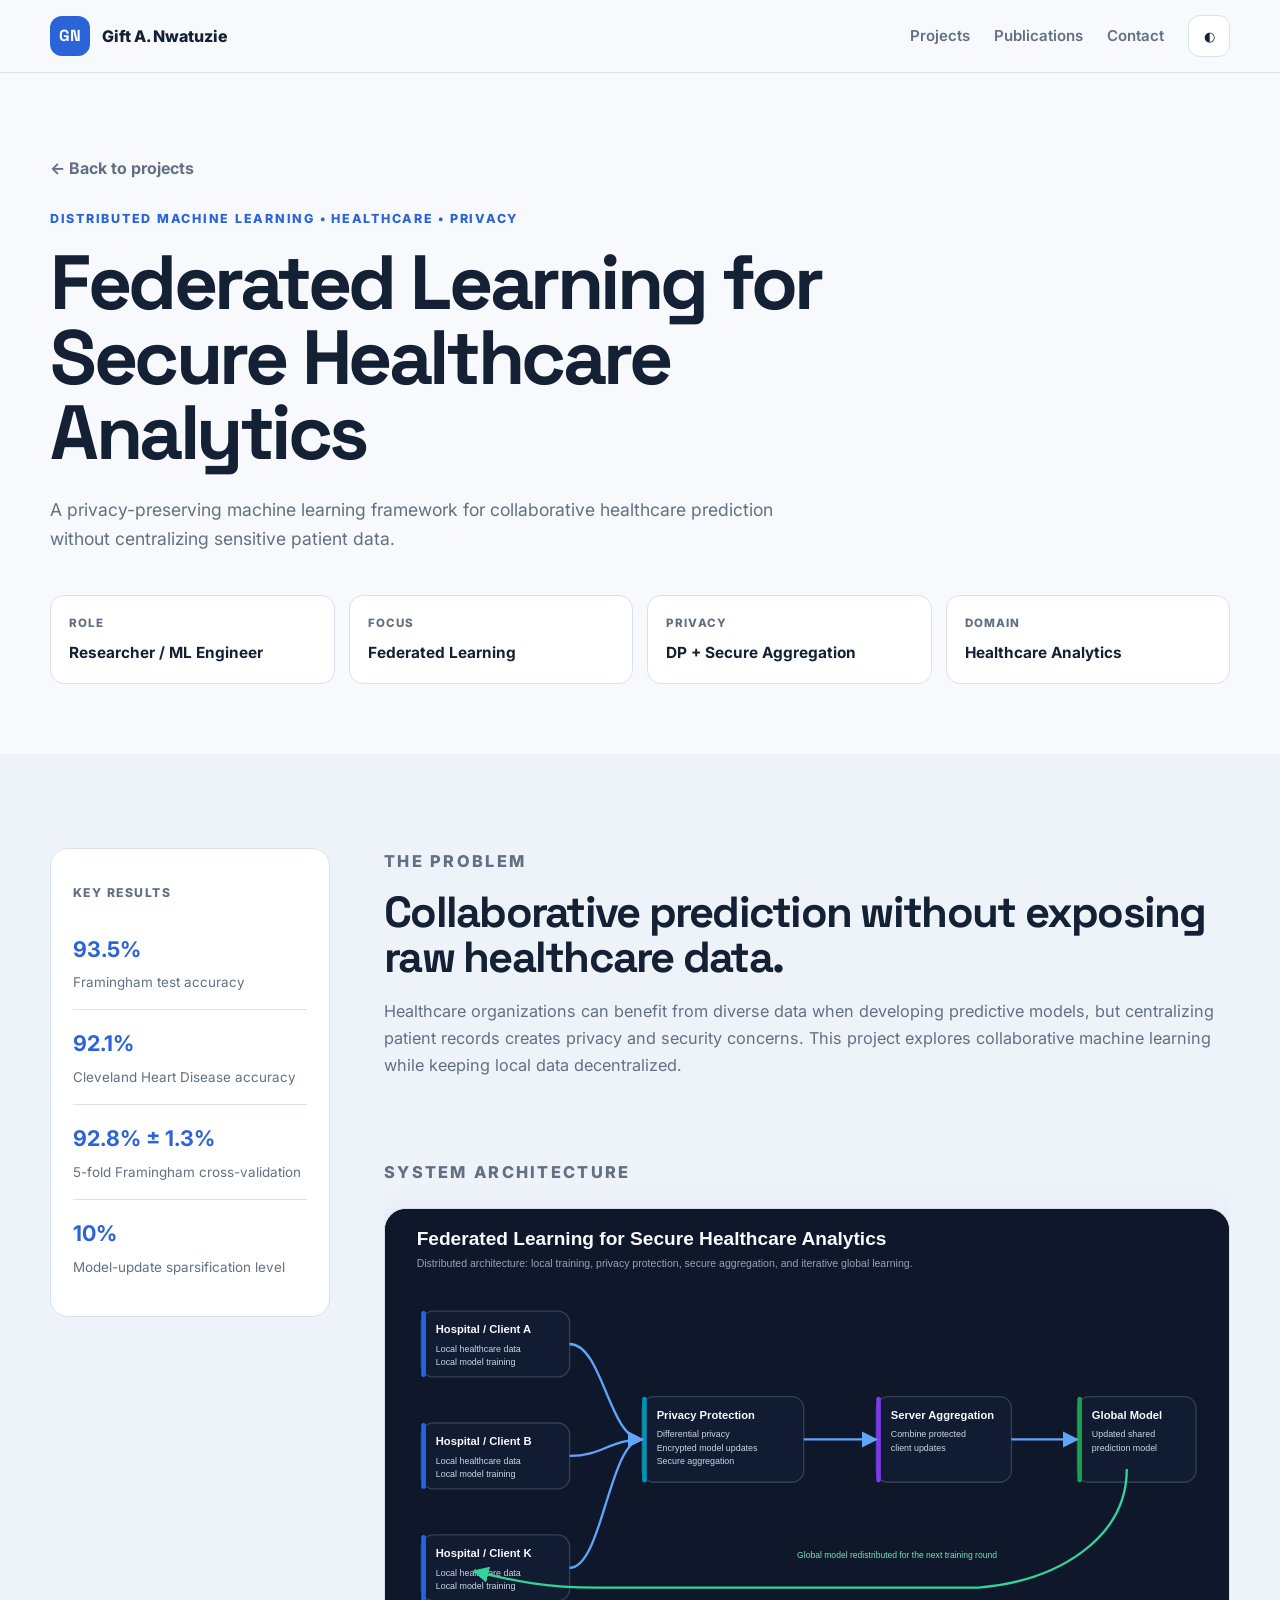
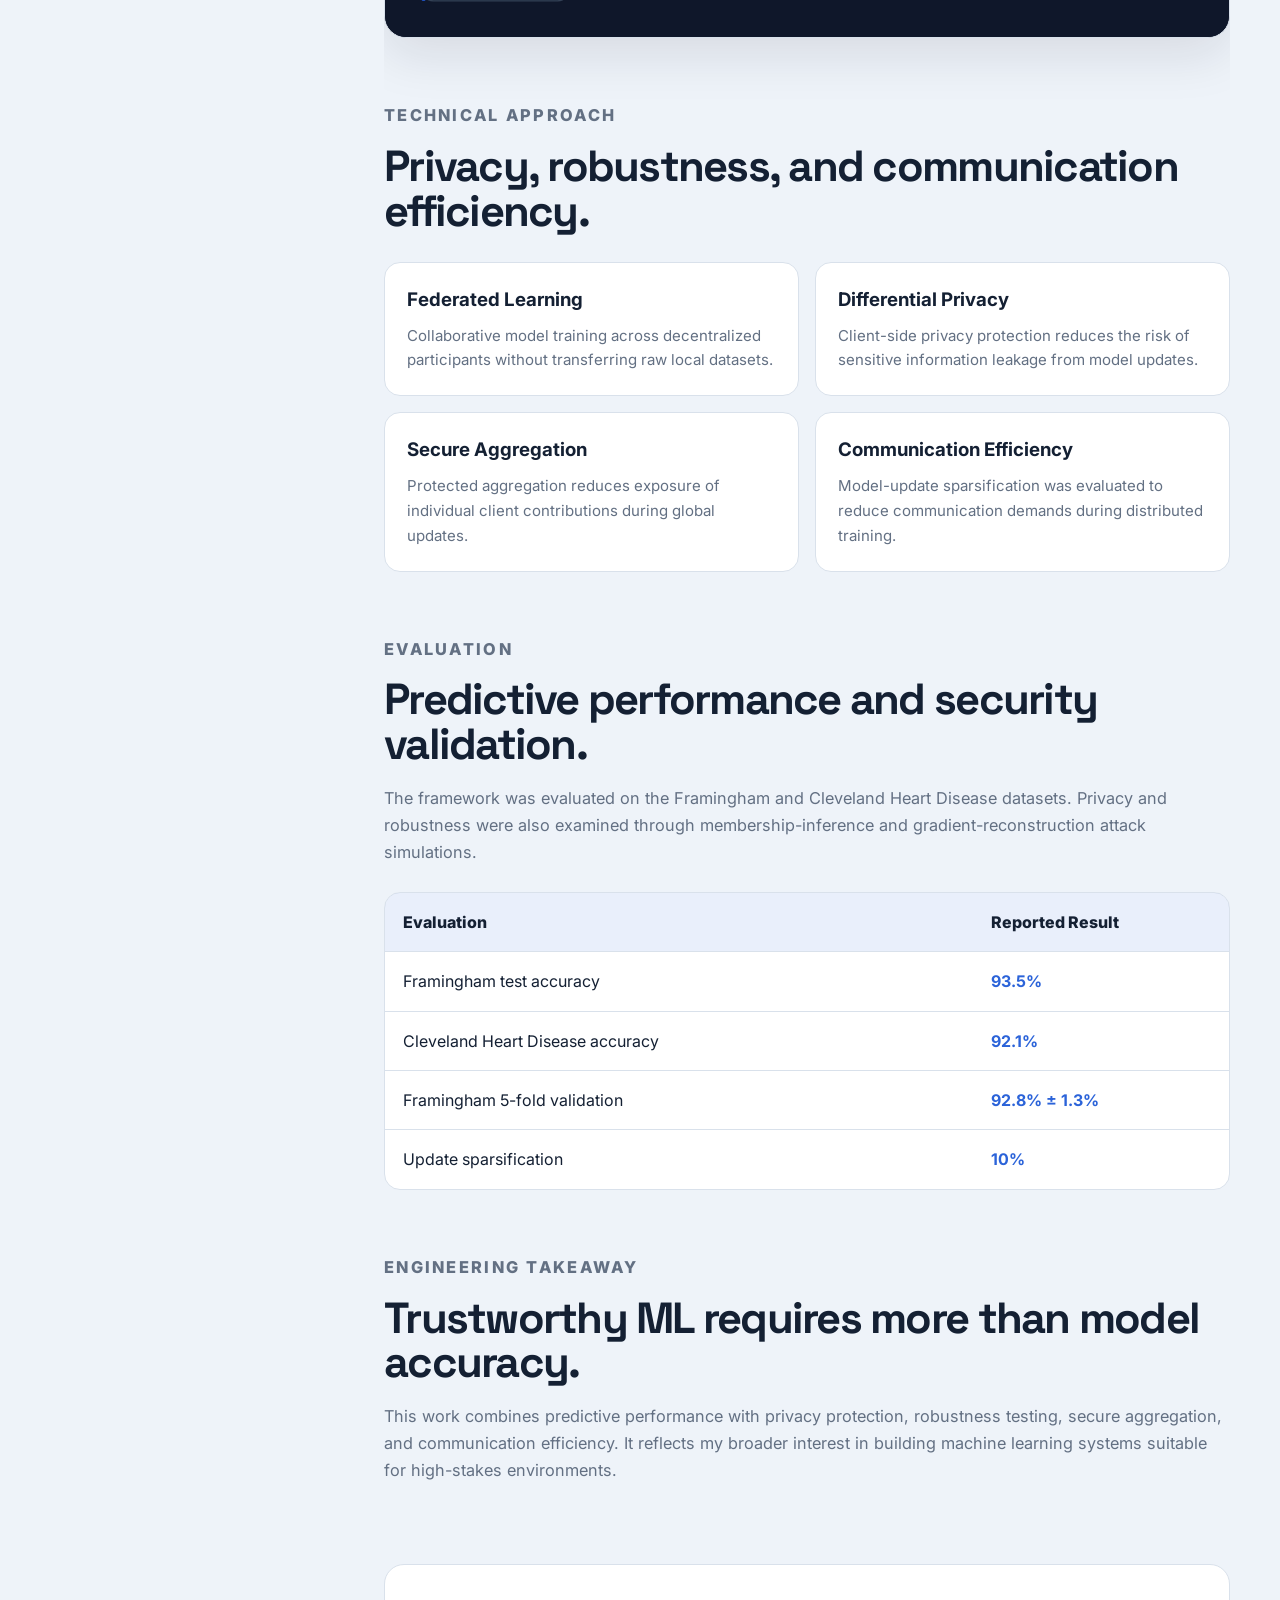
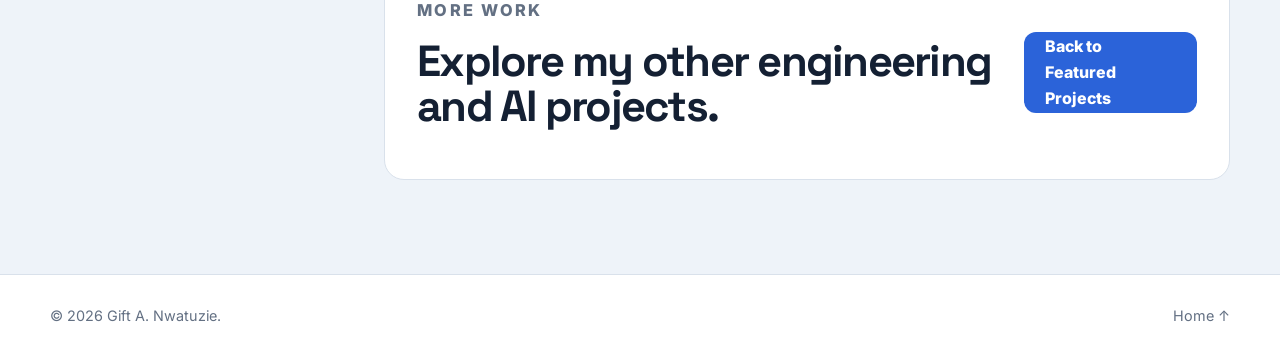
<file: projects/federated-learning.html>
<!DOCTYPE html>
<html lang="en">
<head>
<meta charset="UTF-8"><meta name="viewport" content="width=device-width,initial-scale=1.0">
<title>Federated Learning for Secure Healthcare Analytics | Gift A. Nwatuzie</title>
<meta name="description" content="Federated Learning for Secure Healthcare Analytics — project case study by Gift A. Nwatuzie.">
<link rel="preconnect" href="https://fonts.googleapis.com"><link rel="preconnect" href="https://fonts.gstatic.com" crossorigin>
<link href="https://fonts.googleapis.com/css2?family=Inter:wght@400;500;600;700;800&family=Space+Grotesk:wght@500;600;700&display=swap" rel="stylesheet">
<link rel="stylesheet" href="../css/style.css">
</head>
<body>
<header class="site-header"><div class="container nav-wrap"><a class="brand" href="../index.html"><span class="brand-mark">GN</span><span>Gift A. Nwatuzie</span></a><nav class="nav-links" style="display:flex"><a href="../index.html#projects">Projects</a><a href="../index.html#publications">Publications</a><a href="../index.html#contact">Contact</a></nav><button class="theme-toggle" id="themeToggle" aria-label="Toggle dark mode">◐</button></div></header>
<main>
<section class="project-hero"><div class="container"><a class="back-link" href="../index.html#projects">← Back to projects</a><p class="eyebrow">DISTRIBUTED MACHINE LEARNING • HEALTHCARE • PRIVACY</p><h1>Federated Learning for Secure Healthcare Analytics</h1><p class="project-lead">A privacy-preserving machine learning framework for collaborative healthcare prediction without centralizing sensitive patient data.</p><div class="project-summary-grid"><div><span>ROLE</span><strong>Researcher / ML Engineer</strong></div><div><span>FOCUS</span><strong>Federated Learning</strong></div><div><span>PRIVACY</span><strong>DP + Secure Aggregation</strong></div><div><span>DOMAIN</span><strong>Healthcare Analytics</strong></div></div></div></section>
<section class="section section-muted"><div class="container project-layout"><aside class="project-sidebar"><div class="sidebar-card"><p class="mini-label">KEY RESULTS</p><div class="result-block"><strong>93.5%</strong><span>Framingham test accuracy</span></div><div class="result-block"><strong>92.1%</strong><span>Cleveland Heart Disease accuracy</span></div><div class="result-block"><strong>92.8% ± 1.3%</strong><span>5-fold Framingham cross-validation</span></div><div class="result-block"><strong>10%</strong><span>Model-update sparsification level</span></div></div></aside><div class="project-content">
<section class="case-section"><p class="eyebrow">THE PROBLEM</p><h2>Collaborative prediction without exposing raw healthcare data.</h2><p>Healthcare organizations can benefit from diverse data when developing predictive models, but centralizing patient records creates privacy and security concerns. This project explores collaborative machine learning while keeping local data decentralized.</p></section>

<section class="case-section diagram-section">
  <p class="eyebrow">SYSTEM ARCHITECTURE</p>
  <div class="project-diagram">
    <img src="../assets/images/diagrams/federated-healthcare-architecture.svg" alt="Secure Federated Healthcare Learning diagram">
  </div>
</section>
<section class="case-section"><p class="eyebrow">TECHNICAL APPROACH</p><h2>Privacy, robustness, and communication efficiency.</h2><div class="case-grid"><article class="case-card"><h3>Federated Learning</h3><p>Collaborative model training across decentralized participants without transferring raw local datasets.</p></article><article class="case-card"><h3>Differential Privacy</h3><p>Client-side privacy protection reduces the risk of sensitive information leakage from model updates.</p></article><article class="case-card"><h3>Secure Aggregation</h3><p>Protected aggregation reduces exposure of individual client contributions during global updates.</p></article><article class="case-card"><h3>Communication Efficiency</h3><p>Model-update sparsification was evaluated to reduce communication demands during distributed training.</p></article></div></section>
<section class="case-section"><p class="eyebrow">EVALUATION</p><h2>Predictive performance and security validation.</h2><p>The framework was evaluated on the Framingham and Cleveland Heart Disease datasets. Privacy and robustness were also examined through membership-inference and gradient-reconstruction attack simulations.</p><div class="result-table"><div class="result-row result-head"><span>Evaluation</span><span>Reported Result</span></div><div class="result-row"><span>Framingham test accuracy</span><strong>93.5%</strong></div><div class="result-row"><span>Cleveland Heart Disease accuracy</span><strong>92.1%</strong></div><div class="result-row"><span>Framingham 5-fold validation</span><strong>92.8% ± 1.3%</strong></div><div class="result-row"><span>Update sparsification</span><strong>10%</strong></div></div></section>
<section class="case-section"><p class="eyebrow">ENGINEERING TAKEAWAY</p><h2>Trustworthy ML requires more than model accuracy.</h2><p>This work combines predictive performance with privacy protection, robustness testing, secure aggregation, and communication efficiency. It reflects my broader interest in building machine learning systems suitable for high-stakes environments.</p></section>
<section class="case-section project-cta"><div><p class="eyebrow">MORE WORK</p><h2>Explore my other engineering and AI projects.</h2></div><a class="btn btn-primary" href="../index.html#projects">Back to Featured Projects</a></section>
</div></div></section>
</main>
<footer class="site-footer"><div class="container footer-wrap"><p>© <span id="year"></span> Gift A. Nwatuzie.</p><a href="../index.html">Home ↑</a></div></footer>
<script src="../js/main.js"></script>
</body></html>
</file>
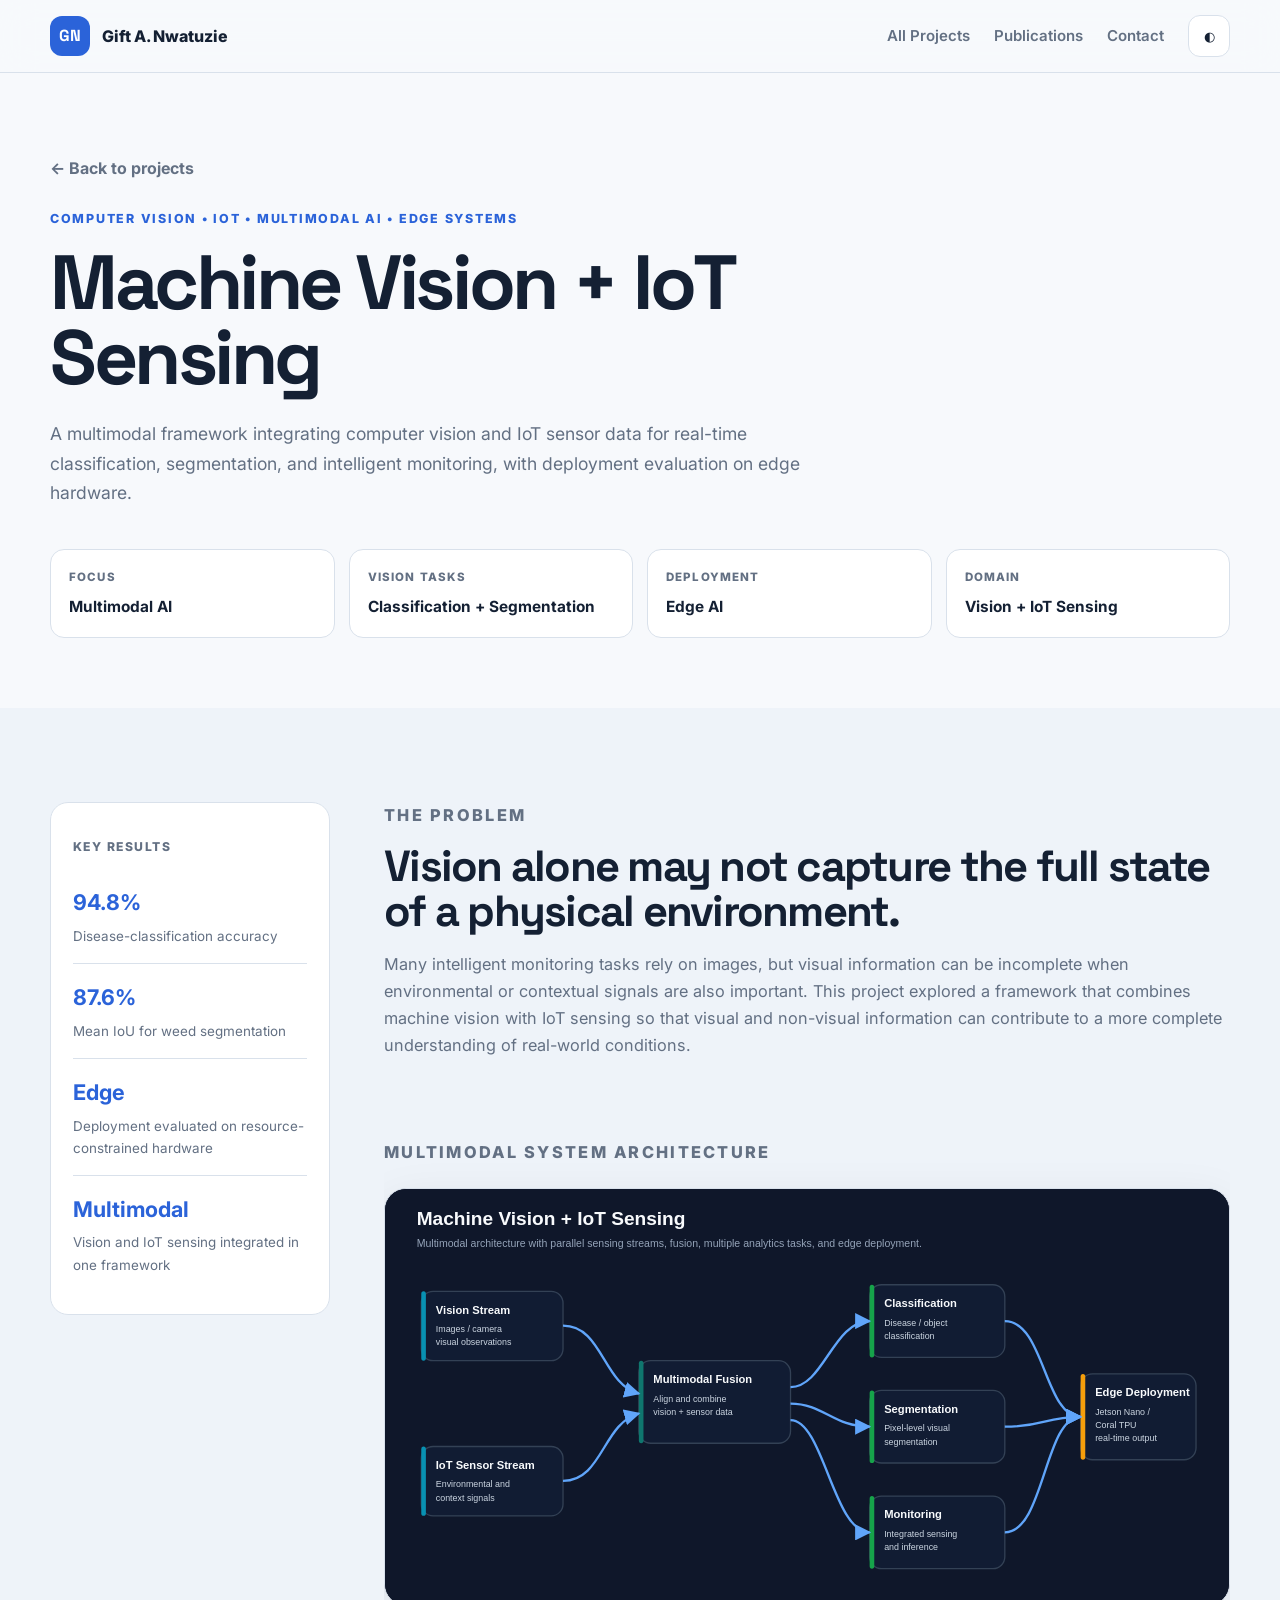
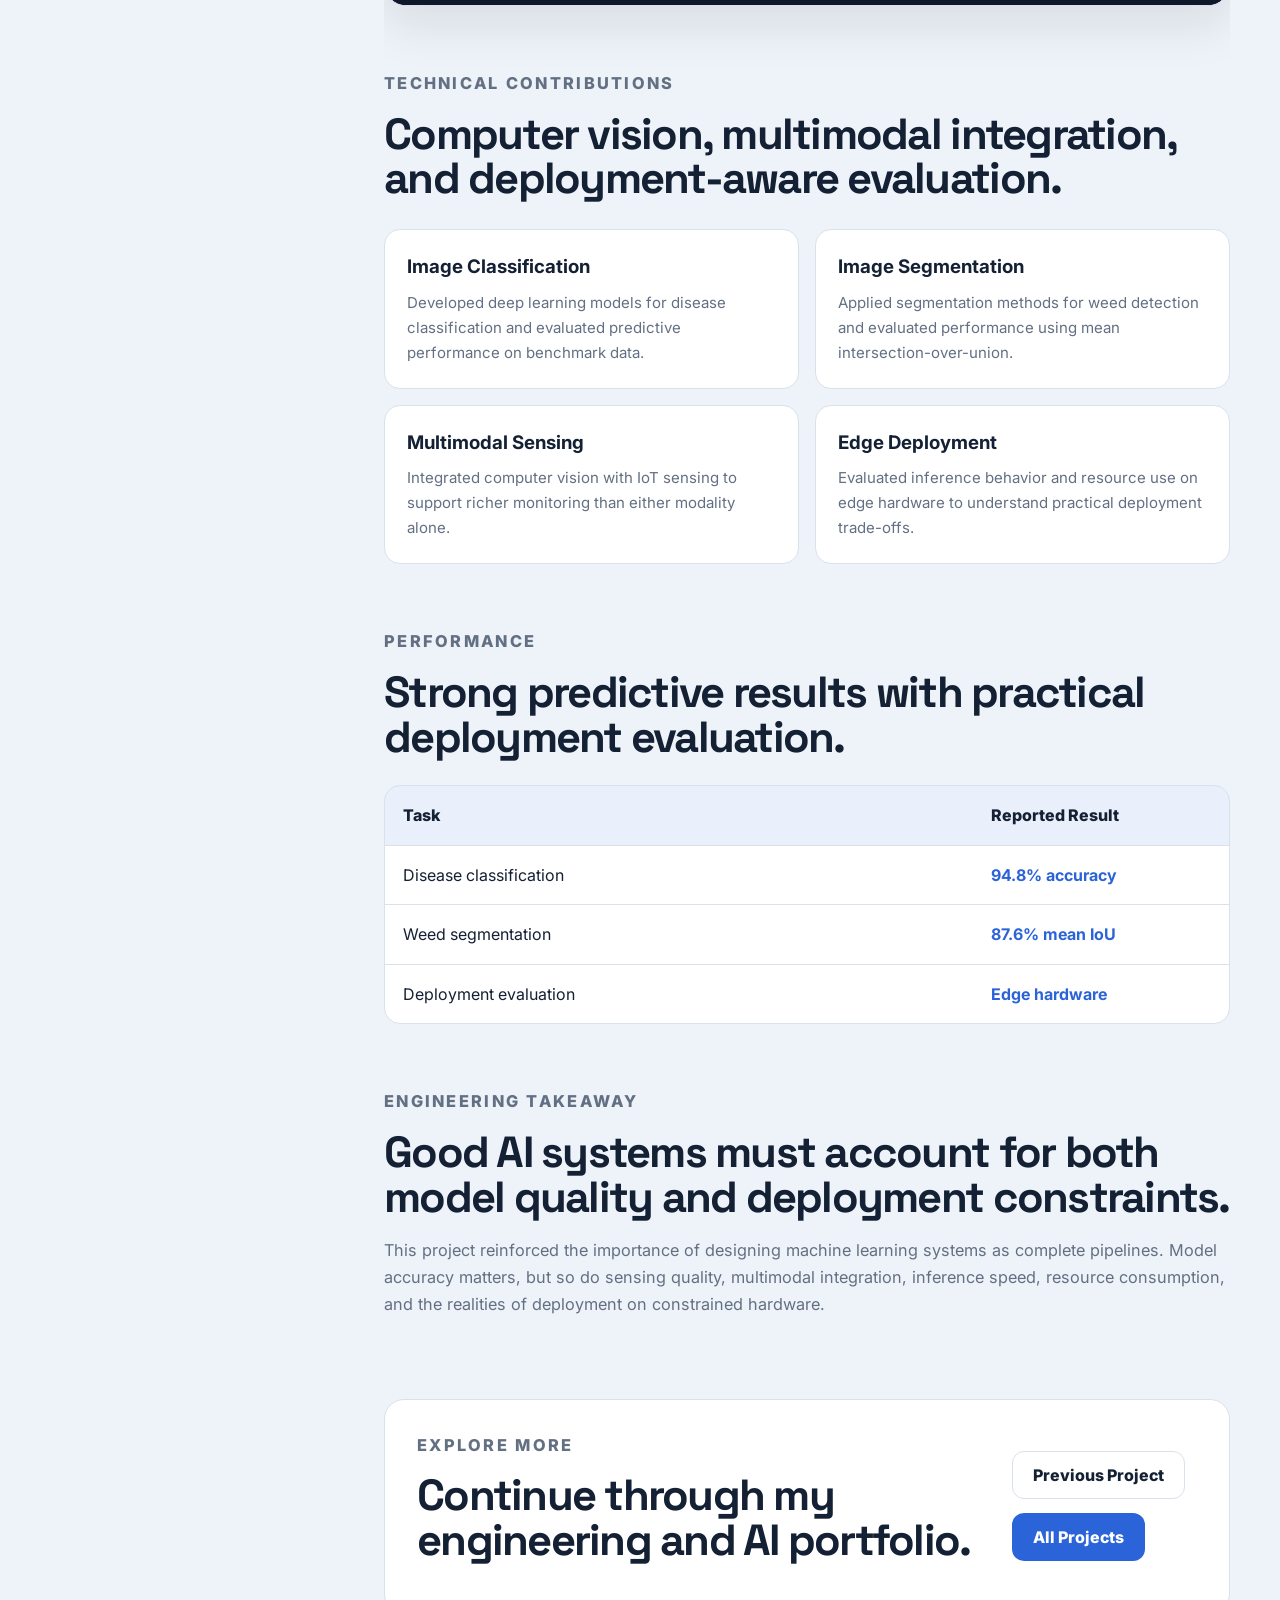
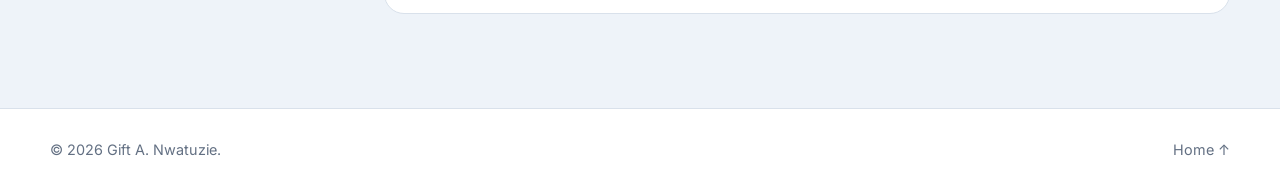
<file: projects/machine-vision-iot.html>
<!DOCTYPE html>
<html lang="en">
<head>
  <meta charset="UTF-8" />
  <meta name="viewport" content="width=device-width, initial-scale=1.0" />
  <meta name="description" content="Machine Vision and IoT Sensing — multimodal AI and edge deployment case study by Gift A. Nwatuzie." />
  <title>Machine Vision + IoT Sensing | Gift A. Nwatuzie</title>

  <link rel="preconnect" href="https://fonts.googleapis.com">
  <link rel="preconnect" href="https://fonts.gstatic.com" crossorigin>
  <link href="https://fonts.googleapis.com/css2?family=Inter:wght@400;500;600;700;800&family=Space+Grotesk:wght@500;600;700&display=swap" rel="stylesheet">
  <link rel="stylesheet" href="../css/style.css" />
</head>
<body>

<header class="site-header">
  <div class="container nav-wrap">
    <a class="brand" href="../index.html">
      <span class="brand-mark">GN</span>
      <span class="brand-text">Gift A. Nwatuzie</span>
    </a>

    <nav class="nav-links project-nav">
      <a href="../index.html#projects">All Projects</a>
      <a href="../index.html#publications">Publications</a>
      <a href="../index.html#contact">Contact</a>
    </nav>

    <button class="theme-toggle" id="themeToggle" aria-label="Toggle dark mode">◐</button>
  </div>
</header>

<main>

<section class="project-hero section">
  <div class="container">
    <a class="back-link" href="../index.html#projects">← Back to projects</a>

    <p class="eyebrow">COMPUTER VISION • IOT • MULTIMODAL AI • EDGE SYSTEMS</p>

    <h1>Machine Vision + IoT Sensing</h1>

    <p class="project-lead">
      A multimodal framework integrating computer vision and IoT sensor data
      for real-time classification, segmentation, and intelligent monitoring,
      with deployment evaluation on edge hardware.
    </p>

    <div class="project-summary-grid">
      <div><span>FOCUS</span><strong>Multimodal AI</strong></div>
      <div><span>VISION TASKS</span><strong>Classification + Segmentation</strong></div>
      <div><span>DEPLOYMENT</span><strong>Edge AI</strong></div>
      <div><span>DOMAIN</span><strong>Vision + IoT Sensing</strong></div>
    </div>
  </div>
</section>

<section class="section section-muted">
  <div class="container project-layout">

    <aside class="project-sidebar">
      <div class="sidebar-card">
        <p class="mini-label">KEY RESULTS</p>

        <div class="result-block">
          <strong>94.8%</strong>
          <span>Disease-classification accuracy</span>
        </div>

        <div class="result-block">
          <strong>87.6%</strong>
          <span>Mean IoU for weed segmentation</span>
        </div>

        <div class="result-block">
          <strong>Edge</strong>
          <span>Deployment evaluated on resource-constrained hardware</span>
        </div>

        <div class="result-block">
          <strong>Multimodal</strong>
          <span>Vision and IoT sensing integrated in one framework</span>
        </div>
      </div>
    </aside>

    <div class="project-content">

      <section class="case-section">
        <p class="eyebrow">THE PROBLEM</p>
        <h2>Vision alone may not capture the full state of a physical environment.</h2>

        <p>
          Many intelligent monitoring tasks rely on images, but visual information
          can be incomplete when environmental or contextual signals are also important.
          This project explored a framework that combines machine vision with IoT sensing
          so that visual and non-visual information can contribute to a more complete
          understanding of real-world conditions.
        </p>
      </section>

      
<section class="case-section diagram-section">
  <p class="eyebrow">MULTIMODAL SYSTEM ARCHITECTURE</p>
  <div class="project-diagram">
    <img src="../assets/images/diagrams/vision-iot-architecture.svg" alt="Machine Vision + IoT Sensing diagram">
  </div>
</section>

      <section class="case-section">
        <p class="eyebrow">TECHNICAL CONTRIBUTIONS</p>
        <h2>Computer vision, multimodal integration, and deployment-aware evaluation.</h2>

        <div class="case-grid">
          <article class="case-card">
            <h3>Image Classification</h3>
            <p>
              Developed deep learning models for disease classification and evaluated
              predictive performance on benchmark data.
            </p>
          </article>

          <article class="case-card">
            <h3>Image Segmentation</h3>
            <p>
              Applied segmentation methods for weed detection and evaluated performance
              using mean intersection-over-union.
            </p>
          </article>

          <article class="case-card">
            <h3>Multimodal Sensing</h3>
            <p>
              Integrated computer vision with IoT sensing to support richer monitoring
              than either modality alone.
            </p>
          </article>

          <article class="case-card">
            <h3>Edge Deployment</h3>
            <p>
              Evaluated inference behavior and resource use on edge hardware to understand
              practical deployment trade-offs.
            </p>
          </article>
        </div>
      </section>

      <section class="case-section">
        <p class="eyebrow">PERFORMANCE</p>
        <h2>Strong predictive results with practical deployment evaluation.</h2>

        <div class="result-table">
          <div class="result-row result-head">
            <span>Task</span>
            <span>Reported Result</span>
          </div>

          <div class="result-row">
            <span>Disease classification</span>
            <strong>94.8% accuracy</strong>
          </div>

          <div class="result-row">
            <span>Weed segmentation</span>
            <strong>87.6% mean IoU</strong>
          </div>

          <div class="result-row">
            <span>Deployment evaluation</span>
            <strong>Edge hardware</strong>
          </div>
        </div>
      </section>

      <section class="case-section">
        <p class="eyebrow">ENGINEERING TAKEAWAY</p>
        <h2>Good AI systems must account for both model quality and deployment constraints.</h2>

        <p>
          This project reinforced the importance of designing machine learning systems
          as complete pipelines. Model accuracy matters, but so do sensing quality,
          multimodal integration, inference speed, resource consumption, and the realities
          of deployment on constrained hardware.
        </p>
      </section>

      <section class="case-section project-cta">
        <div>
          <p class="eyebrow">EXPLORE MORE</p>
          <h2>Continue through my engineering and AI portfolio.</h2>
        </div>

        <div class="contact-actions">
          <a class="btn btn-secondary" href="recommendation-system.html">Previous Project</a>
          <a class="btn btn-primary" href="../index.html#projects">All Projects</a>
        </div>
      </section>

    </div>
  </div>
</section>

</main>

<footer class="site-footer">
  <div class="container footer-wrap">
    <p>© <span id="year"></span> Gift A. Nwatuzie.</p>
    <a href="../index.html">Home ↑</a>
  </div>
</footer>

<script src="../js/main.js"></script>
</body>
</html>
</file>
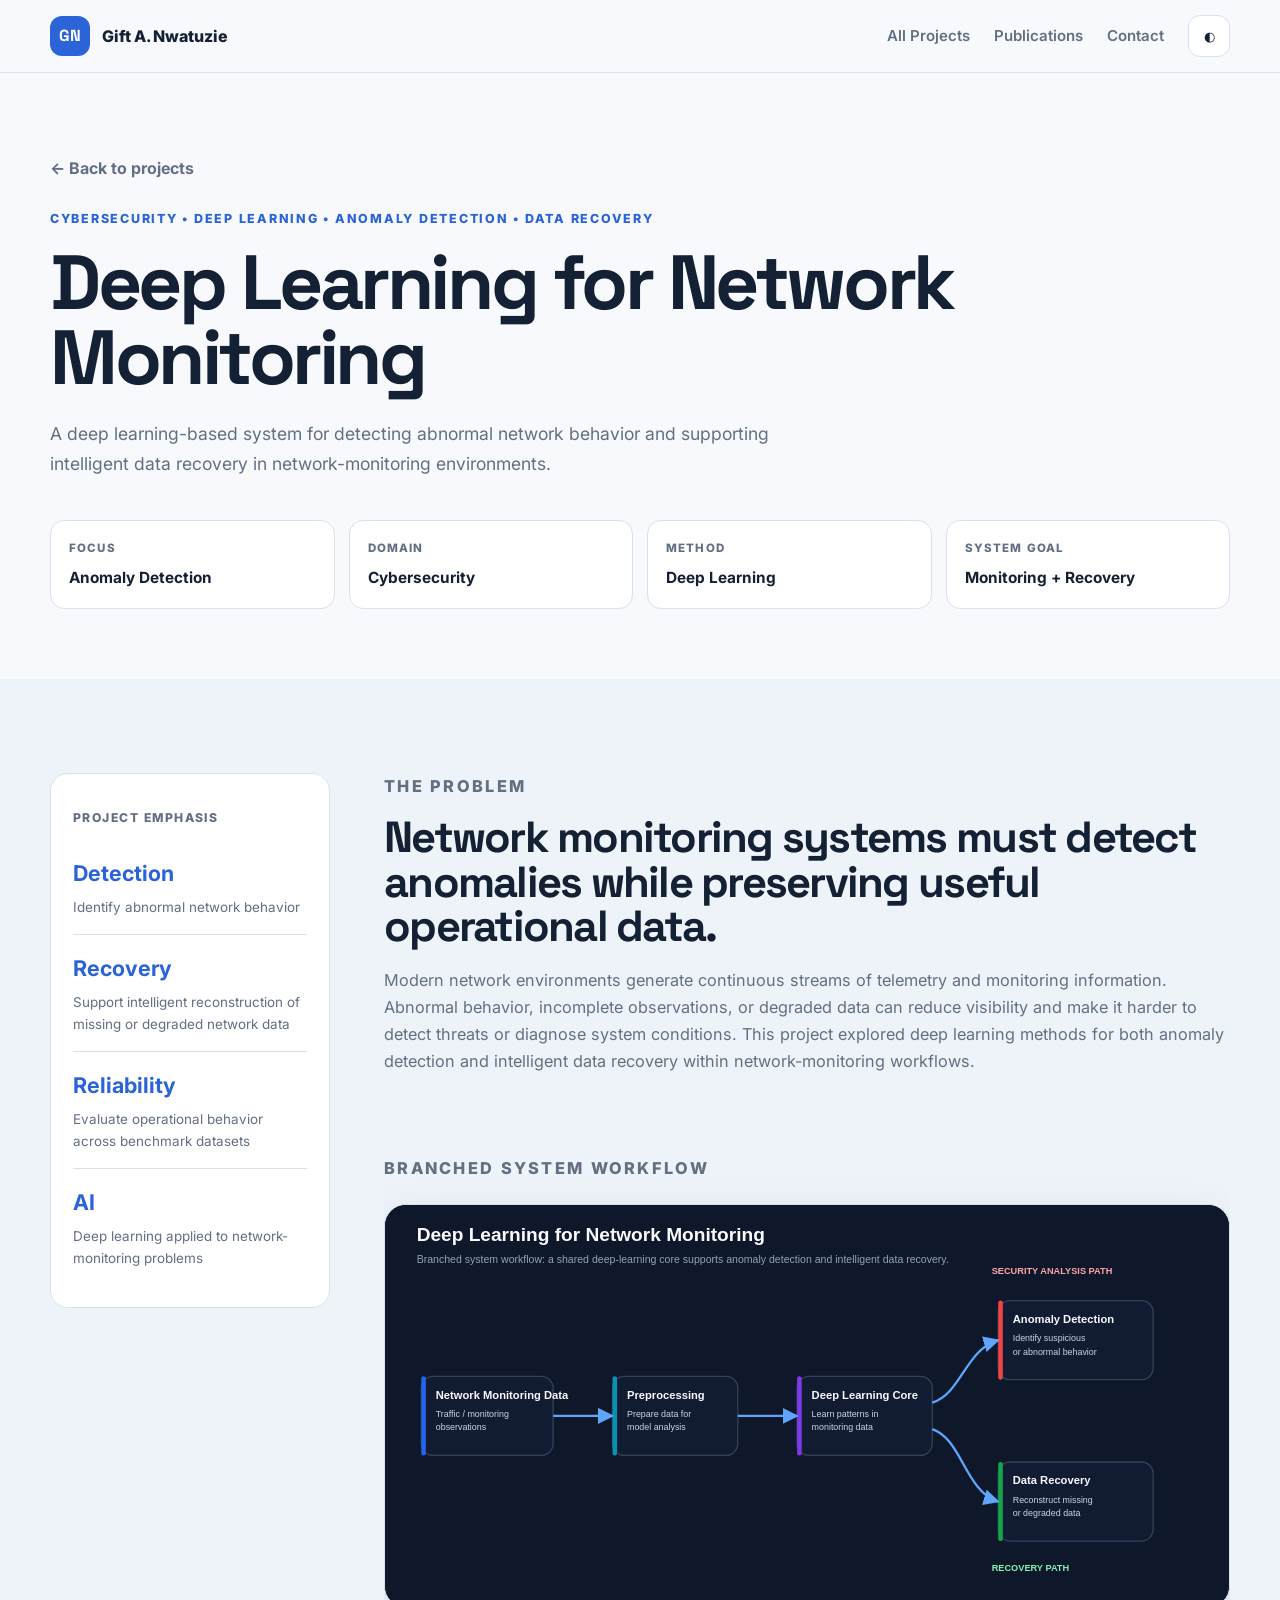
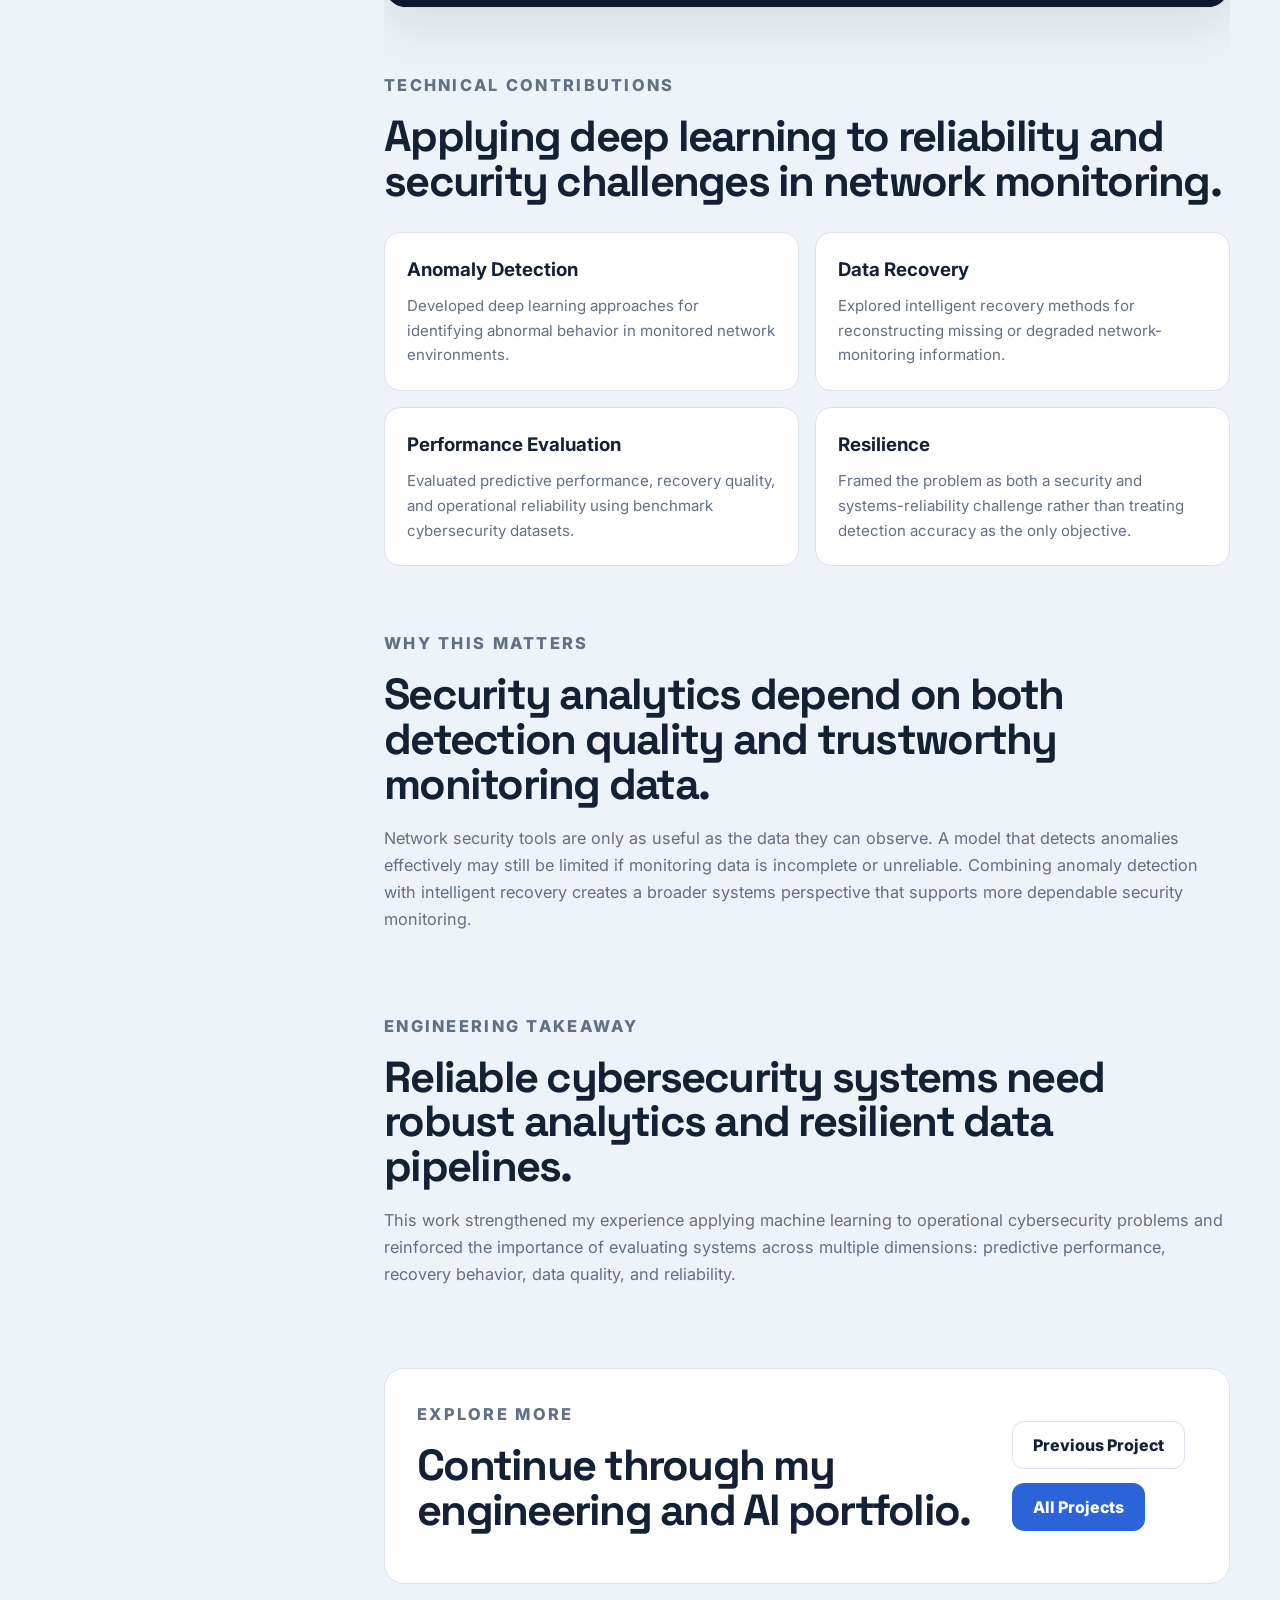
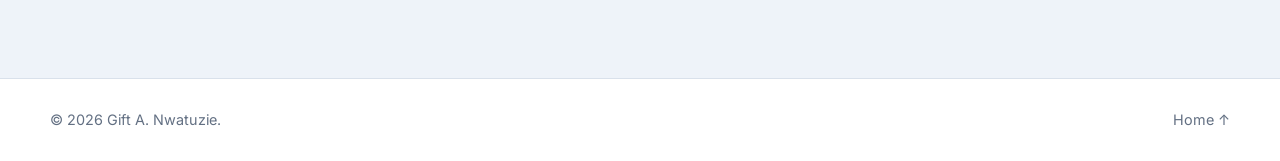
<file: projects/network-monitoring.html>
<!DOCTYPE html>
<html lang="en">
<head>
  <meta charset="UTF-8" />
  <meta name="viewport" content="width=device-width, initial-scale=1.0" />
  <meta name="description" content="Deep Learning for Network Monitoring — anomaly detection and intelligent data recovery case study by Gift A. Nwatuzie." />
  <title>Deep Learning for Network Monitoring | Gift A. Nwatuzie</title>

  <link rel="preconnect" href="https://fonts.googleapis.com">
  <link rel="preconnect" href="https://fonts.gstatic.com" crossorigin>
  <link href="https://fonts.googleapis.com/css2?family=Inter:wght@400;500;600;700;800&family=Space+Grotesk:wght@500;600;700&display=swap" rel="stylesheet">
  <link rel="stylesheet" href="../css/style.css" />
</head>
<body>

<header class="site-header">
  <div class="container nav-wrap">
    <a class="brand" href="../index.html">
      <span class="brand-mark">GN</span>
      <span class="brand-text">Gift A. Nwatuzie</span>
    </a>

    <nav class="nav-links project-nav">
      <a href="../index.html#projects">All Projects</a>
      <a href="../index.html#publications">Publications</a>
      <a href="../index.html#contact">Contact</a>
    </nav>

    <button class="theme-toggle" id="themeToggle" aria-label="Toggle dark mode">◐</button>
  </div>
</header>

<main>

<section class="project-hero section">
  <div class="container">
    <a class="back-link" href="../index.html#projects">← Back to projects</a>

    <p class="eyebrow">CYBERSECURITY • DEEP LEARNING • ANOMALY DETECTION • DATA RECOVERY</p>

    <h1>Deep Learning for Network Monitoring</h1>

    <p class="project-lead">
      A deep learning-based system for detecting abnormal network behavior and supporting
      intelligent data recovery in network-monitoring environments.
    </p>

    <div class="project-summary-grid">
      <div><span>FOCUS</span><strong>Anomaly Detection</strong></div>
      <div><span>DOMAIN</span><strong>Cybersecurity</strong></div>
      <div><span>METHOD</span><strong>Deep Learning</strong></div>
      <div><span>SYSTEM GOAL</span><strong>Monitoring + Recovery</strong></div>
    </div>
  </div>
</section>

<section class="section section-muted">
  <div class="container project-layout">

    <aside class="project-sidebar">
      <div class="sidebar-card">
        <p class="mini-label">PROJECT EMPHASIS</p>

        <div class="result-block">
          <strong>Detection</strong>
          <span>Identify abnormal network behavior</span>
        </div>

        <div class="result-block">
          <strong>Recovery</strong>
          <span>Support intelligent reconstruction of missing or degraded network data</span>
        </div>

        <div class="result-block">
          <strong>Reliability</strong>
          <span>Evaluate operational behavior across benchmark datasets</span>
        </div>

        <div class="result-block">
          <strong>AI</strong>
          <span>Deep learning applied to network-monitoring problems</span>
        </div>
      </div>
    </aside>

    <div class="project-content">

      <section class="case-section">
        <p class="eyebrow">THE PROBLEM</p>
        <h2>Network monitoring systems must detect anomalies while preserving useful operational data.</h2>

        <p>
          Modern network environments generate continuous streams of telemetry and monitoring
          information. Abnormal behavior, incomplete observations, or degraded data can reduce
          visibility and make it harder to detect threats or diagnose system conditions.
          This project explored deep learning methods for both anomaly detection and intelligent
          data recovery within network-monitoring workflows.
        </p>
      </section>

      
<section class="case-section diagram-section">
  <p class="eyebrow">BRANCHED SYSTEM WORKFLOW</p>
  <div class="project-diagram">
    <img src="../assets/images/diagrams/network-monitoring-architecture.svg" alt="Deep Learning Network Monitoring diagram">
  </div>
</section>

      <section class="case-section">
        <p class="eyebrow">TECHNICAL CONTRIBUTIONS</p>
        <h2>Applying deep learning to reliability and security challenges in network monitoring.</h2>

        <div class="case-grid">
          <article class="case-card">
            <h3>Anomaly Detection</h3>
            <p>
              Developed deep learning approaches for identifying abnormal behavior in monitored
              network environments.
            </p>
          </article>

          <article class="case-card">
            <h3>Data Recovery</h3>
            <p>
              Explored intelligent recovery methods for reconstructing missing or degraded
              network-monitoring information.
            </p>
          </article>

          <article class="case-card">
            <h3>Performance Evaluation</h3>
            <p>
              Evaluated predictive performance, recovery quality, and operational reliability
              using benchmark cybersecurity datasets.
            </p>
          </article>

          <article class="case-card">
            <h3>Resilience</h3>
            <p>
              Framed the problem as both a security and systems-reliability challenge rather than
              treating detection accuracy as the only objective.
            </p>
          </article>
        </div>
      </section>

      <section class="case-section">
        <p class="eyebrow">WHY THIS MATTERS</p>
        <h2>Security analytics depend on both detection quality and trustworthy monitoring data.</h2>

        <p>
          Network security tools are only as useful as the data they can observe. A model that
          detects anomalies effectively may still be limited if monitoring data is incomplete
          or unreliable. Combining anomaly detection with intelligent recovery creates a broader
          systems perspective that supports more dependable security monitoring.
        </p>
      </section>

      <section class="case-section">
        <p class="eyebrow">ENGINEERING TAKEAWAY</p>
        <h2>Reliable cybersecurity systems need robust analytics and resilient data pipelines.</h2>

        <p>
          This work strengthened my experience applying machine learning to operational
          cybersecurity problems and reinforced the importance of evaluating systems across
          multiple dimensions: predictive performance, recovery behavior, data quality,
          and reliability.
        </p>
      </section>

      <section class="case-section project-cta">
        <div>
          <p class="eyebrow">EXPLORE MORE</p>
          <h2>Continue through my engineering and AI portfolio.</h2>
        </div>

        <div class="contact-actions">
          <a class="btn btn-secondary" href="machine-vision-iot.html">Previous Project</a>
          <a class="btn btn-primary" href="../index.html#projects">All Projects</a>
        </div>
      </section>

    </div>
  </div>
</section>

</main>

<footer class="site-footer">
  <div class="container footer-wrap">
    <p>© <span id="year"></span> Gift A. Nwatuzie.</p>
    <a href="../index.html">Home ↑</a>
  </div>
</footer>

<script src="../js/main.js"></script>
</body>
</html>
</file>
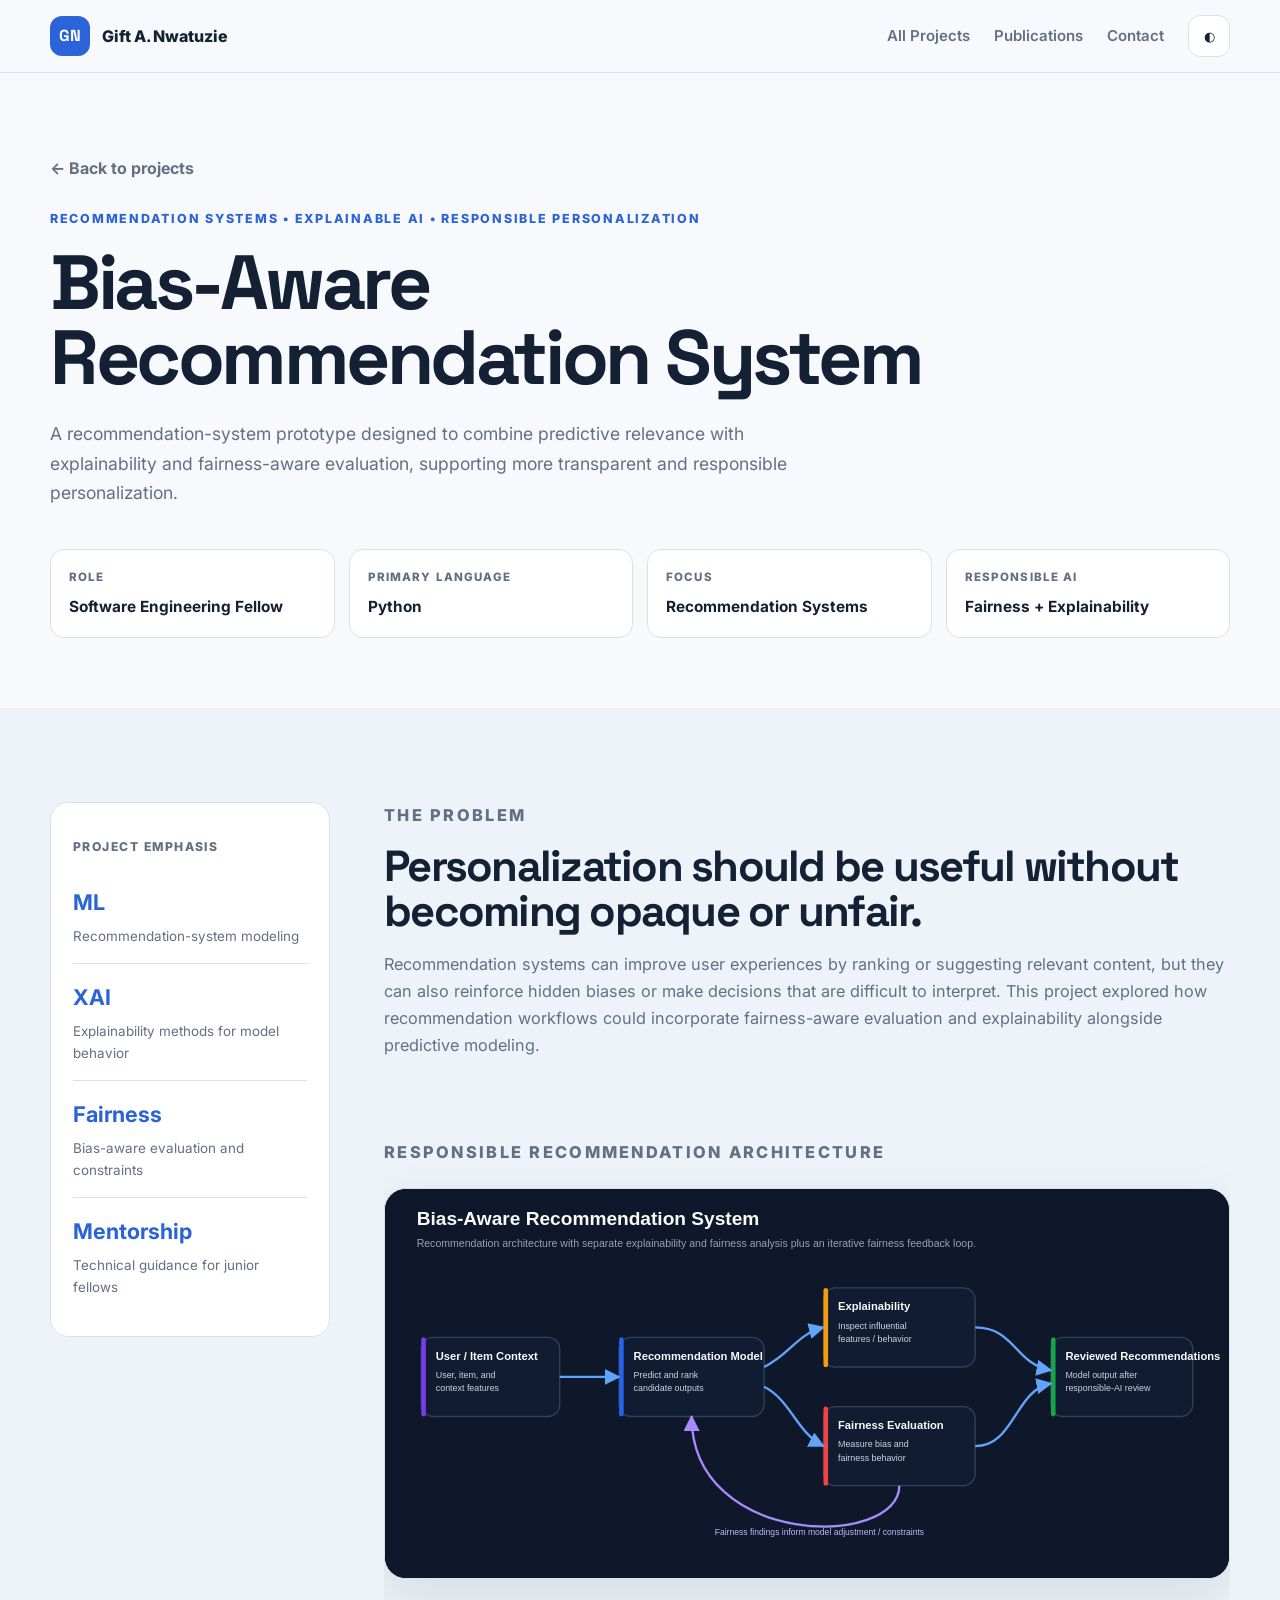
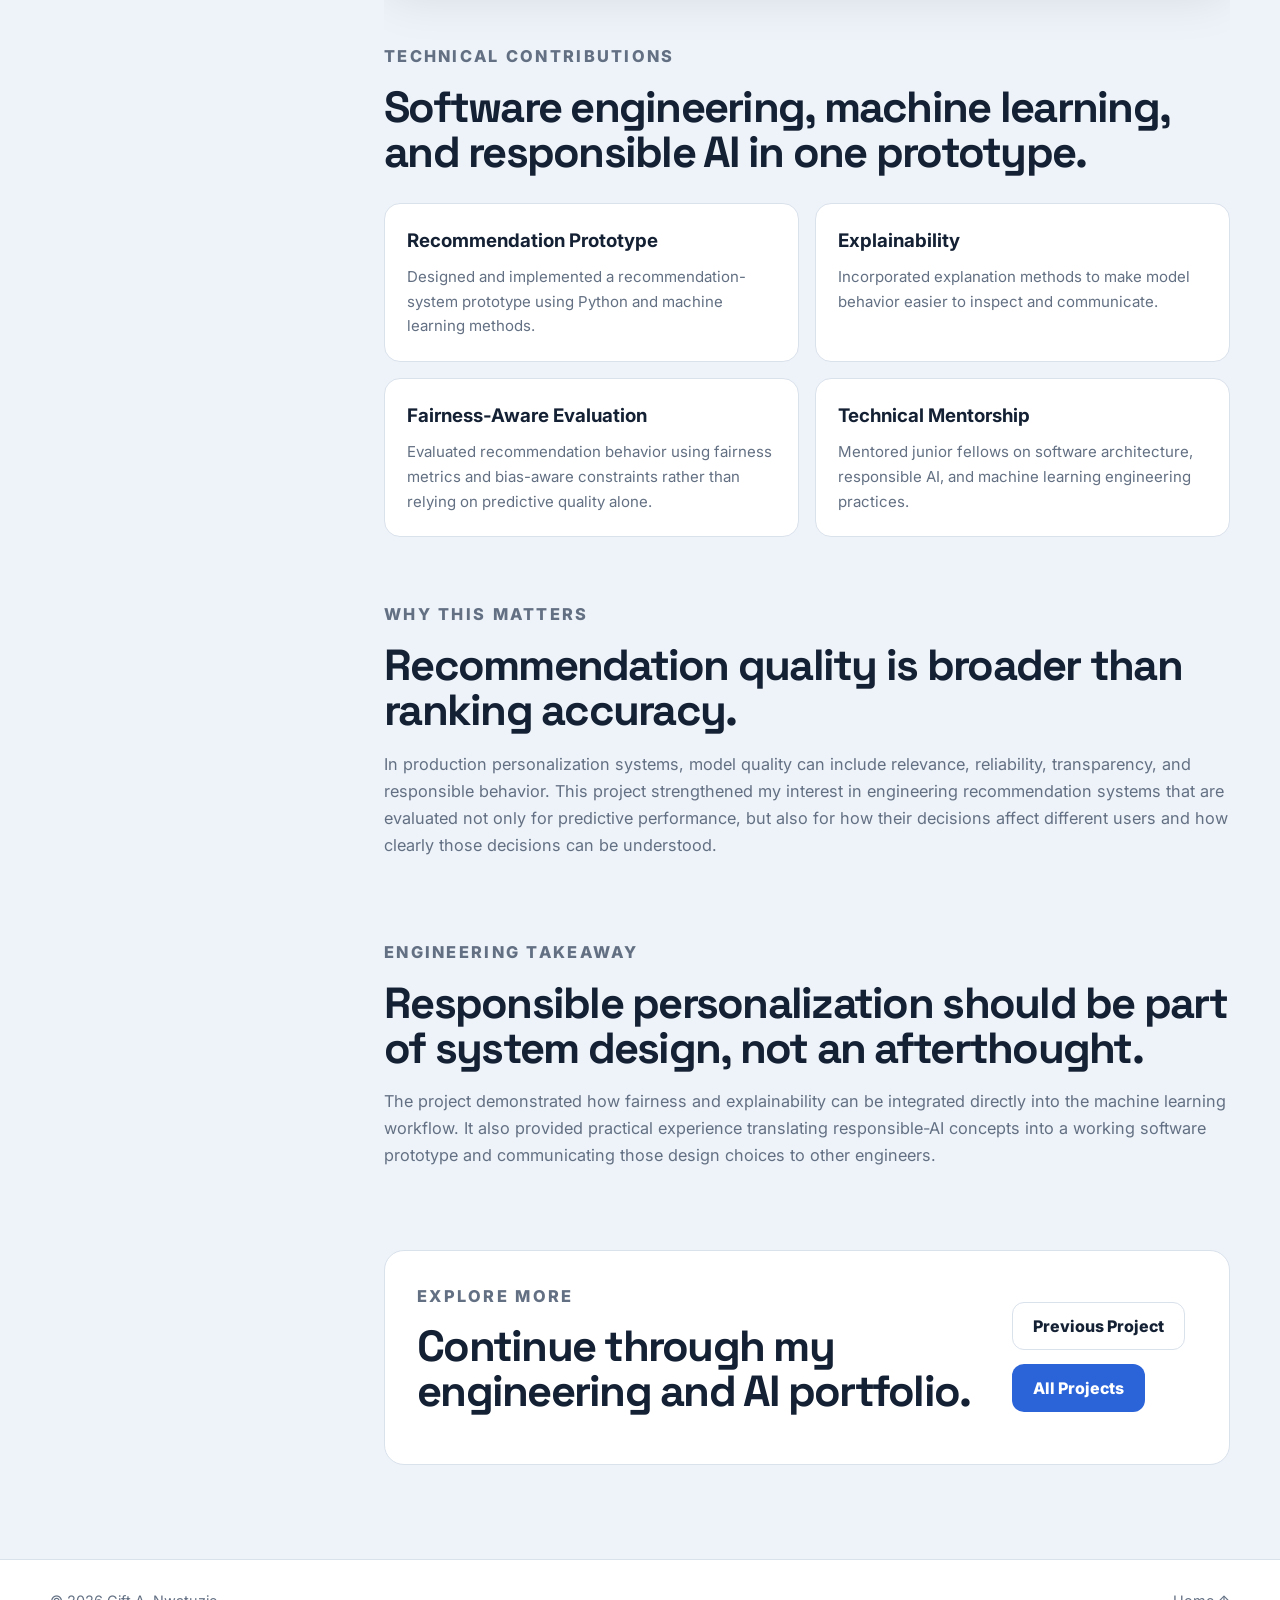
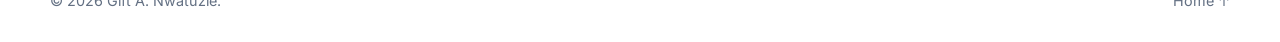
<file: projects/recommendation-system.html>
<!DOCTYPE html>
<html lang="en">
<head>
  <meta charset="UTF-8" />
  <meta name="viewport" content="width=device-width, initial-scale=1.0" />
  <meta name="description" content="Bias-Aware Recommendation System — machine learning and responsible personalization case study by Gift A. Nwatuzie." />
  <title>Bias-Aware Recommendation System | Gift A. Nwatuzie</title>
  <link rel="preconnect" href="https://fonts.googleapis.com">
  <link rel="preconnect" href="https://fonts.gstatic.com" crossorigin>
  <link href="https://fonts.googleapis.com/css2?family=Inter:wght@400;500;600;700;800&family=Space+Grotesk:wght@500;600;700&display=swap" rel="stylesheet">
  <link rel="stylesheet" href="../css/style.css" />
</head>
<body>
<header class="site-header">
  <div class="container nav-wrap">
    <a class="brand" href="../index.html">
      <span class="brand-mark">GN</span>
      <span class="brand-text">Gift A. Nwatuzie</span>
    </a>
    <nav class="nav-links project-nav">
      <a href="../index.html#projects">All Projects</a>
      <a href="../index.html#publications">Publications</a>
      <a href="../index.html#contact">Contact</a>
    </nav>
    <button class="theme-toggle" id="themeToggle" aria-label="Toggle dark mode">◐</button>
  </div>
</header>

<main>
  <section class="project-hero section">
    <div class="container">
      <a class="back-link" href="../index.html#projects">← Back to projects</a>
      <p class="eyebrow">RECOMMENDATION SYSTEMS • EXPLAINABLE AI • RESPONSIBLE PERSONALIZATION</p>
      <h1>Bias-Aware Recommendation System</h1>
      <p class="project-lead">
        A recommendation-system prototype designed to combine predictive relevance
        with explainability and fairness-aware evaluation, supporting more transparent
        and responsible personalization.
      </p>
      <div class="project-summary-grid">
        <div><span>ROLE</span><strong>Software Engineering Fellow</strong></div>
        <div><span>PRIMARY LANGUAGE</span><strong>Python</strong></div>
        <div><span>FOCUS</span><strong>Recommendation Systems</strong></div>
        <div><span>RESPONSIBLE AI</span><strong>Fairness + Explainability</strong></div>
      </div>
    </div>
  </section>

  <section class="section section-muted">
    <div class="container project-layout">
      <aside class="project-sidebar">
        <div class="sidebar-card">
          <p class="mini-label">PROJECT EMPHASIS</p>
          <div class="result-block"><strong>ML</strong><span>Recommendation-system modeling</span></div>
          <div class="result-block"><strong>XAI</strong><span>Explainability methods for model behavior</span></div>
          <div class="result-block"><strong>Fairness</strong><span>Bias-aware evaluation and constraints</span></div>
          <div class="result-block"><strong>Mentorship</strong><span>Technical guidance for junior fellows</span></div>
        </div>
      </aside>

      <div class="project-content">
        <section class="case-section">
          <p class="eyebrow">THE PROBLEM</p>
          <h2>Personalization should be useful without becoming opaque or unfair.</h2>
          <p>
            Recommendation systems can improve user experiences by ranking or suggesting
            relevant content, but they can also reinforce hidden biases or make decisions
            that are difficult to interpret. This project explored how recommendation
            workflows could incorporate fairness-aware evaluation and explainability
            alongside predictive modeling.
          </p>
        </section>

        
<section class="case-section diagram-section">
  <p class="eyebrow">RESPONSIBLE RECOMMENDATION ARCHITECTURE</p>
  <div class="project-diagram">
    <img src="../assets/images/diagrams/recommendation-workflow.svg" alt="Bias-Aware Recommendation Workflow diagram">
  </div>
</section>

        <section class="case-section">
          <p class="eyebrow">TECHNICAL CONTRIBUTIONS</p>
          <h2>Software engineering, machine learning, and responsible AI in one prototype.</h2>
          <div class="case-grid">
            <article class="case-card"><h3>Recommendation Prototype</h3><p>Designed and implemented a recommendation-system prototype using Python and machine learning methods.</p></article>
            <article class="case-card"><h3>Explainability</h3><p>Incorporated explanation methods to make model behavior easier to inspect and communicate.</p></article>
            <article class="case-card"><h3>Fairness-Aware Evaluation</h3><p>Evaluated recommendation behavior using fairness metrics and bias-aware constraints rather than relying on predictive quality alone.</p></article>
            <article class="case-card"><h3>Technical Mentorship</h3><p>Mentored junior fellows on software architecture, responsible AI, and machine learning engineering practices.</p></article>
          </div>
        </section>

        <section class="case-section">
          <p class="eyebrow">WHY THIS MATTERS</p>
          <h2>Recommendation quality is broader than ranking accuracy.</h2>
          <p>
            In production personalization systems, model quality can include relevance,
            reliability, transparency, and responsible behavior. This project strengthened
            my interest in engineering recommendation systems that are evaluated not only
            for predictive performance, but also for how their decisions affect different
            users and how clearly those decisions can be understood.
          </p>
        </section>

        <section class="case-section">
          <p class="eyebrow">ENGINEERING TAKEAWAY</p>
          <h2>Responsible personalization should be part of system design, not an afterthought.</h2>
          <p>
            The project demonstrated how fairness and explainability can be integrated
            directly into the machine learning workflow. It also provided practical
            experience translating responsible-AI concepts into a working software
            prototype and communicating those design choices to other engineers.
          </p>
        </section>

        <section class="case-section project-cta">
          <div>
            <p class="eyebrow">EXPLORE MORE</p>
            <h2>Continue through my engineering and AI portfolio.</h2>
          </div>
          <div class="contact-actions">
            <a class="btn btn-secondary" href="federated-learning.html">Previous Project</a>
            <a class="btn btn-primary" href="../index.html#projects">All Projects</a>
          </div>
        </section>
      </div>
    </div>
  </section>
</main>

<footer class="site-footer">
  <div class="container footer-wrap">
    <p>© <span id="year"></span> Gift A. Nwatuzie.</p>
    <a href="../index.html">Home ↑</a>
  </div>
</footer>
<script src="../js/main.js"></script>
</body>
</html>
</file>
<file: css/style.css>
/* Gift A. Nwatuzie Portfolio */
:root{--bg:#f7f9fc;--surface:#fff;--surface2:#eef3f9;--text:#142033;--muted:#637083;--line:#d9e1eb;--accent:#2b63d9;--accent2:#1f4fb8;--soft:rgba(43,99,217,.1);--shadow:0 20px 60px rgba(21,41,74,.1);--radius:22px;--max:1180px}
html[data-theme="dark"]{--bg:#0c111b;--surface:#121a27;--surface2:#0f1724;--text:#f1f5fb;--muted:#9cabc0;--line:#263246;--accent:#7aa2ff;--accent2:#9bb8ff;--soft:rgba(122,162,255,.12);--shadow:0 20px 60px rgba(0,0,0,.28)}
*{box-sizing:border-box}html{scroll-behavior:smooth}body{margin:0;font-family:Inter,sans-serif;background:var(--bg);color:var(--text);line-height:1.65;transition:.25s}a{color:inherit;text-decoration:none}.container{width:min(calc(100% - 40px),var(--max));margin:auto}.section{padding:94px 0}.section-muted{background:var(--surface2)}
.site-header{position:sticky;top:0;z-index:999;backdrop-filter:blur(16px);background:color-mix(in srgb,var(--bg) 84%,transparent);border-bottom:1px solid var(--line)}.nav-wrap{min-height:72px;display:flex;align-items:center;gap:24px}.brand{display:flex;align-items:center;gap:12px;margin-right:auto;font-weight:800}.brand-mark{width:40px;height:40px;display:grid;place-items:center;border-radius:12px;background:var(--accent);color:white;font-family:"Space Grotesk",sans-serif}.nav-links{display:flex;gap:24px;color:var(--muted);font-weight:600;font-size:.94rem}.nav-links a:hover{color:var(--accent)}.theme-toggle,.menu-toggle{border:1px solid var(--line);background:var(--surface);color:var(--text);cursor:pointer;border-radius:12px}.theme-toggle{width:42px;height:42px}.menu-toggle{display:none;width:42px;height:42px;padding:10px}.menu-toggle span{display:block;height:2px;background:currentColor;margin:4px 0}
.hero{padding-top:108px}.hero-grid{display:grid;grid-template-columns:1.45fr .75fr;gap:68px;align-items:center}.eyebrow{margin:0 0 15px;color:var(--accent);font-size:.78rem;font-weight:800;letter-spacing:.14em}.hero h1,.section-heading h2,.contact-card h2{font-family:"Space Grotesk",sans-serif;letter-spacing:-.04em}.hero h1{margin:0;font-size:clamp(3rem,5.2vw,5.35rem);line-height:.98}.hero h1 span{display:block;color:var(--accent)}.hero-text{margin:28px 0 0;color:var(--muted);font-size:1.07rem;max-width:760px}.hero-actions,.contact-actions{display:flex;gap:14px;flex-wrap:wrap}.hero-actions{margin-top:30px}.btn{display:inline-flex;min-height:48px;align-items:center;justify-content:center;padding:0 20px;border-radius:12px;border:1px solid transparent;font-weight:800;transition:.2s}.btn:hover{transform:translateY(-2px)}.btn-primary{background:var(--accent);color:#fff}.btn-secondary{background:var(--surface);border-color:var(--line)}.hero-links{display:flex;gap:22px;margin-top:25px;color:var(--muted);font-weight:600;font-size:.94rem}.hero-links a:hover,.text-link:hover{color:var(--accent)}
.hero-card{background:var(--surface);border:1px solid var(--line);border-radius:var(--radius);box-shadow:var(--shadow);overflow:hidden}.status-row{display:flex;align-items:center;gap:10px;padding:16px 22px;border-bottom:1px solid var(--line);color:var(--muted);font-size:.9rem}.status-dot{width:9px;height:9px;border-radius:50%;background:#2cb67d;box-shadow:0 0 0 5px rgba(44,182,125,.12)}.hero-card-content{padding:28px}.mini-label{font-size:.76rem;font-weight:800;letter-spacing:.12em;color:var(--muted)}.focus-list{list-style:none;padding:0;margin:0}.focus-list li{padding:11px 0;border-bottom:1px solid var(--line);font-weight:600}.hero-stat-grid{display:grid;grid-template-columns:repeat(2,1fr);gap:14px;margin-top:24px}.hero-stat-grid div{padding:15px;border-radius:12px;background:var(--soft)}.hero-stat-grid strong{display:block;font-size:1.4rem;color:var(--accent)}.hero-stat-grid span{display:block;color:var(--muted);font-size:.8rem}
.two-column{display:grid;grid-template-columns:.8fr 1.2fr;gap:80px}.section-heading h2{margin:0;max-width:760px;font-size:clamp(2.2rem,4vw,4rem);line-height:1.03}.centered{text-align:center;margin-bottom:42px}.centered h2{margin-left:auto;margin-right:auto}.about-copy,.section-subtext{color:var(--muted);font-size:1.04rem}
.skills-grid{display:grid;grid-template-columns:repeat(3,1fr);gap:18px}.skill-card{padding:24px;border:1px solid var(--line);border-radius:16px;background:var(--surface)}.skill-card h3{margin:0 0 9px}.skill-card p{margin:0;color:var(--muted);font-size:.94rem}
.timeline{margin-top:42px;border-top:1px solid var(--line)}.timeline-item{display:grid;grid-template-columns:180px 1fr;gap:36px;padding:27px 0;border-bottom:1px solid var(--line)}.timeline-date{color:var(--accent);font-weight:800}.timeline-item h3{margin:0}.timeline-org{margin:3px 0 8px!important;font-weight:700;color:var(--muted)}.timeline-item p{margin:0;color:var(--muted)}
.projects-grid{display:grid;grid-template-columns:repeat(2,1fr);gap:20px;margin-top:42px}.project-card{min-height:290px;display:flex;flex-direction:column;padding:28px;border:1px solid var(--line);border-radius:var(--radius);background:var(--surface);box-shadow:0 10px 30px rgba(20,32,51,.04)}.project-featured{grid-column:span 2;min-height:320px;background:radial-gradient(circle at 90% 10%,var(--soft),transparent 34%),var(--surface)}.project-topline{display:flex;justify-content:space-between;gap:12px;color:var(--muted);font-weight:700;font-size:.86rem}.project-tag{padding:6px 10px;border-radius:999px;background:var(--soft);color:var(--accent);font-size:.75rem;font-weight:800}.project-card h3{margin:28px 0 11px;font-family:"Space Grotesk",sans-serif;font-size:1.5rem;letter-spacing:-.025em}.project-card p{margin:0;color:var(--muted)}.metric-row{display:flex;gap:12px;flex-wrap:wrap;margin-top:19px}.metric-row span{padding:8px 11px;border-radius:10px;background:var(--surface2);color:var(--muted);font-size:.84rem}.metric-row strong{color:var(--text)}.text-link{margin-top:auto;padding-top:24px;color:var(--accent);font-weight:800}
.publication-list{margin-top:38px;border-top:1px solid var(--line)}.publication-item{display:grid;grid-template-columns:100px 1fr;gap:26px;padding:27px 0;border-bottom:1px solid var(--line)}.pub-year{color:var(--accent);font-weight:800}.publication-item h3{margin:0 0 7px;font-size:1.05rem}.publication-item p{margin:0;color:var(--muted)}
.contact-card{display:flex;align-items:center;justify-content:space-between;gap:40px;padding:46px;border-radius:var(--radius);background:var(--surface);border:1px solid var(--line);box-shadow:var(--shadow)}.contact-card h2{margin:0 0 10px;font-size:clamp(2rem,4vw,3.5rem)}.contact-card p{max-width:640px;margin:0;color:var(--muted)}.site-footer{border-top:1px solid var(--line);background:var(--surface)}.footer-wrap{min-height:82px;display:flex;align-items:center;justify-content:space-between;color:var(--muted);font-size:.9rem}
.reveal{opacity:0;transform:translateY(18px);transition:opacity .65s ease,transform .65s ease}.reveal.visible{opacity:1;transform:none}
@media(max-width:980px){.nav-links{position:absolute;top:72px;left:20px;right:20px;display:none;flex-direction:column;gap:0;padding:16px;background:var(--surface);border:1px solid var(--line);border-radius:14px;box-shadow:var(--shadow)}.nav-links.open{display:flex}.nav-links a{padding:11px}.menu-toggle{display:block}.hero-grid,.two-column{grid-template-columns:1fr;gap:44px}.skills-grid{grid-template-columns:repeat(2,1fr)}}
@media(max-width:720px){.container{width:min(calc(100% - 28px),var(--max))}.section{padding:70px 0}.brand>span:last-child{display:none}.hero{padding-top:76px}.hero h1{font-size:clamp(2.8rem,14vw,4.7rem)}.hero-links{flex-wrap:wrap}.skills-grid,.projects-grid{grid-template-columns:1fr}.project-featured{grid-column:auto}.timeline-item,.publication-item{grid-template-columns:1fr;gap:6px}.contact-card{padding:30px;align-items:flex-start;flex-direction:column}.footer-wrap{flex-direction:column;justify-content:center;padding:18px 0}}

/* Version 2 project case-study styles */
.project-hero{padding:82px 0 70px}.back-link{display:inline-block;margin-bottom:28px;color:var(--muted);font-weight:700}.project-hero h1{font-family:"Space Grotesk",sans-serif;margin:0;max-width:930px;font-size:clamp(3rem,6vw,5.8rem);line-height:.98;letter-spacing:-.045em}.project-lead{max-width:780px;margin:24px 0 0;color:var(--muted);font-size:1.1rem}.project-summary-grid{display:grid;grid-template-columns:repeat(4,1fr);gap:14px;margin-top:42px}.project-summary-grid div{padding:18px;border:1px solid var(--line);border-radius:14px;background:var(--surface)}.project-summary-grid span{display:block;margin-bottom:6px;color:var(--muted);font-size:.72rem;font-weight:800;letter-spacing:.1em}.project-summary-grid strong{font-size:.96rem}.project-layout{display:grid;grid-template-columns:280px 1fr;gap:54px;align-items:start}.project-sidebar{position:sticky;top:96px}.sidebar-card{padding:22px;border:1px solid var(--line);border-radius:18px;background:var(--surface)}.result-block{padding:16px 0;border-bottom:1px solid var(--line)}.result-block:last-child{border-bottom:0}.result-block strong{display:block;color:var(--accent);font-size:1.35rem}.result-block span{display:block;margin-top:4px;color:var(--muted);font-size:.84rem}.case-section{padding:0 0 64px}.case-section h2{font-family:"Space Grotesk",sans-serif;margin:0 0 18px;font-size:clamp(2rem,3.4vw,3.4rem);line-height:1.03;letter-spacing:-.04em}.case-section p{color:var(--muted);font-size:1.02rem}.architecture-flow{display:grid;grid-template-columns:1fr auto 1fr auto 1fr auto 1fr;gap:10px;align-items:center;margin-top:30px}.arch-node{padding:18px;border:1px solid var(--line);border-radius:14px;background:var(--surface)}.arch-node span{display:block;color:var(--accent);font-size:.75rem;font-weight:800}.arch-node strong{display:block;margin:8px 0 4px}.arch-node small{color:var(--muted)}.arch-arrow{color:var(--accent);font-weight:800}.case-grid{display:grid;grid-template-columns:repeat(2,1fr);gap:16px;margin-top:28px}.case-card{padding:22px;border:1px solid var(--line);border-radius:16px;background:var(--surface)}.case-card h3{margin:0 0 8px}.case-card p{margin:0;font-size:.94rem}.result-table{margin-top:26px;border:1px solid var(--line);border-radius:16px;overflow:hidden;background:var(--surface)}.result-row{display:grid;grid-template-columns:1fr 220px;gap:18px;padding:16px 18px;border-bottom:1px solid var(--line)}.result-row:last-child{border-bottom:0}.result-head{background:var(--soft);font-weight:800}.result-row strong{color:var(--accent)}.project-cta{display:flex;align-items:center;justify-content:space-between;gap:30px;padding:32px;border:1px solid var(--line);border-radius:20px;background:var(--surface)}
@media(max-width:980px){.project-layout{grid-template-columns:1fr}.project-sidebar{position:static}.project-summary-grid{grid-template-columns:repeat(2,1fr)}.architecture-flow{grid-template-columns:1fr}.arch-arrow{text-align:center;transform:rotate(90deg)}}
@media(max-width:720px){.project-summary-grid,.case-grid,.result-row{grid-template-columns:1fr}.project-hero h1{font-size:clamp(2.7rem,13vw,4.8rem)}.project-cta{flex-direction:column;align-items:flex-start}}


/* ---------- Version 7: impact, publications, recognition ---------- */

.impact-section{
  background:
    radial-gradient(circle at 10% 10%, var(--accent-soft), transparent 30%),
    var(--bg);
}

.impact-grid{
  display:grid;
  grid-template-columns:repeat(4,1fr);
  gap:18px;
  margin-top:42px;
}

.impact-card{
  padding:26px;
  border:1px solid var(--line);
  border-radius:var(--radius-lg);
  background:var(--surface);
  box-shadow:0 12px 34px rgba(20,32,51,.05);
}

.impact-number{
  display:block;
  margin-bottom:18px;
  font:700 clamp(2rem,4vw,3.4rem) "Space Grotesk",sans-serif;
  letter-spacing:-.05em;
  color:var(--accent);
}

.impact-card h3{
  margin:0 0 8px;
  font-size:1rem;
}

.impact-card p{
  margin:0;
  color:var(--muted);
  font-size:.92rem;
}

.pub-links{
  display:flex;
  flex-wrap:wrap;
  gap:14px;
  margin-top:12px;
}

.pub-links a{
  color:var(--accent);
  font-size:.88rem;
  font-weight:700;
}

.pub-links a:hover{
  color:var(--accent-strong);
}

.awards-grid{
  display:grid;
  grid-template-columns:repeat(3,1fr);
  gap:18px;
  margin-top:40px;
}

.award-card{
  padding:26px;
  border:1px solid var(--line);
  border-radius:var(--radius-md);
  background:var(--surface);
}

.award-card span{
  display:block;
  margin-bottom:16px;
  color:var(--accent);
  font-size:.8rem;
  font-weight:800;
  letter-spacing:.1em;
}

.award-card h3{
  margin:0;
  font-size:1.08rem;
}

@media(max-width:980px){
  .impact-grid{
    grid-template-columns:repeat(2,1fr);
  }

  .awards-grid{
    grid-template-columns:1fr;
  }
}

@media(max-width:720px){
  .impact-grid{
    grid-template-columns:1fr;
  }
}


/* ---------- Version 8: certifications + full awards ---------- */

.credentials-grid{
  display:grid;
  grid-template-columns:repeat(2,1fr);
  gap:18px;
  margin-top:40px;
}

.credential-card{
  padding:26px;
  border:1px solid var(--line);
  border-radius:var(--radius-md);
  background:var(--surface);
  box-shadow:0 10px 28px rgba(20,32,51,.04);
}

.credential-type{
  display:block;
  margin-bottom:14px;
  color:var(--accent);
  font-size:.75rem;
  font-weight:800;
  letter-spacing:.1em;
}

.credential-card h3{
  margin:0;
  font-size:1.08rem;
  line-height:1.35;
}

.awards-grid-six{
  grid-template-columns:repeat(3,1fr);
}

@media(max-width:980px){
  .credentials-grid{
    grid-template-columns:1fr;
  }

  .awards-grid-six{
    grid-template-columns:repeat(2,1fr);
  }
}

@media(max-width:720px){
  .awards-grid-six{
    grid-template-columns:1fr;
  }
}


/* ---------- Version 9: verified project diagrams ---------- */
.diagram-section { overflow: hidden; }
.project-diagram {
  margin-top: 22px;
  border: 1px solid var(--line);
  border-radius: 22px;
  overflow: hidden;
  background: #0f172a;
  box-shadow: 0 18px 50px rgba(15, 23, 42, .10);
}
.project-diagram img {
  display: block;
  width: 100%;
  height: auto;
}
@media (max-width: 720px) {
  .project-diagram {
    overflow-x: auto;
  }
  .project-diagram img {
    width: 980px;
    max-width: none;
  }
}


/* ---------- Version 10: distinct technical visualizations ---------- */
.project-diagram img {
  display: block;
  width: 100%;
  height: auto;
  max-width: 100%;
}

@media (max-width: 720px) {
  .project-diagram {
    overflow-x: auto;
  }

  .project-diagram img {
    width: 900px;
    max-width: none;
  }
}
</file>
